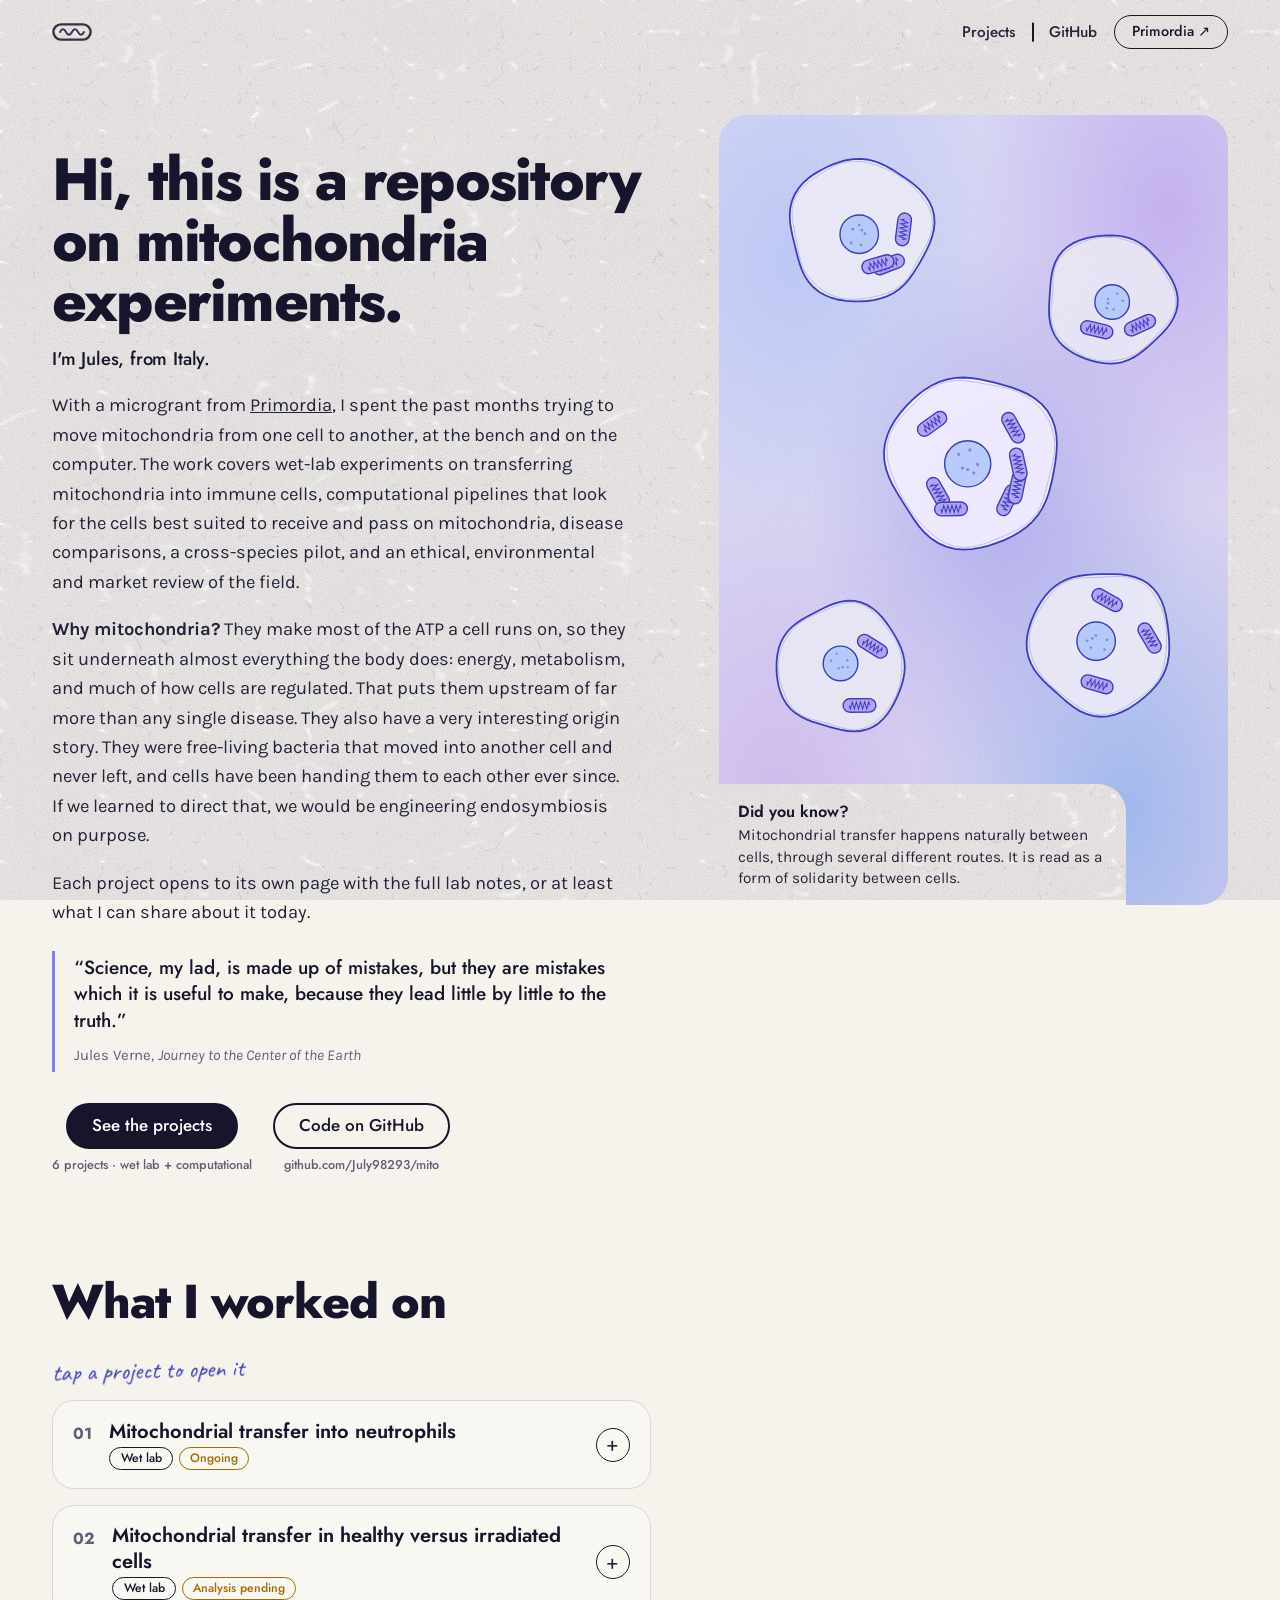
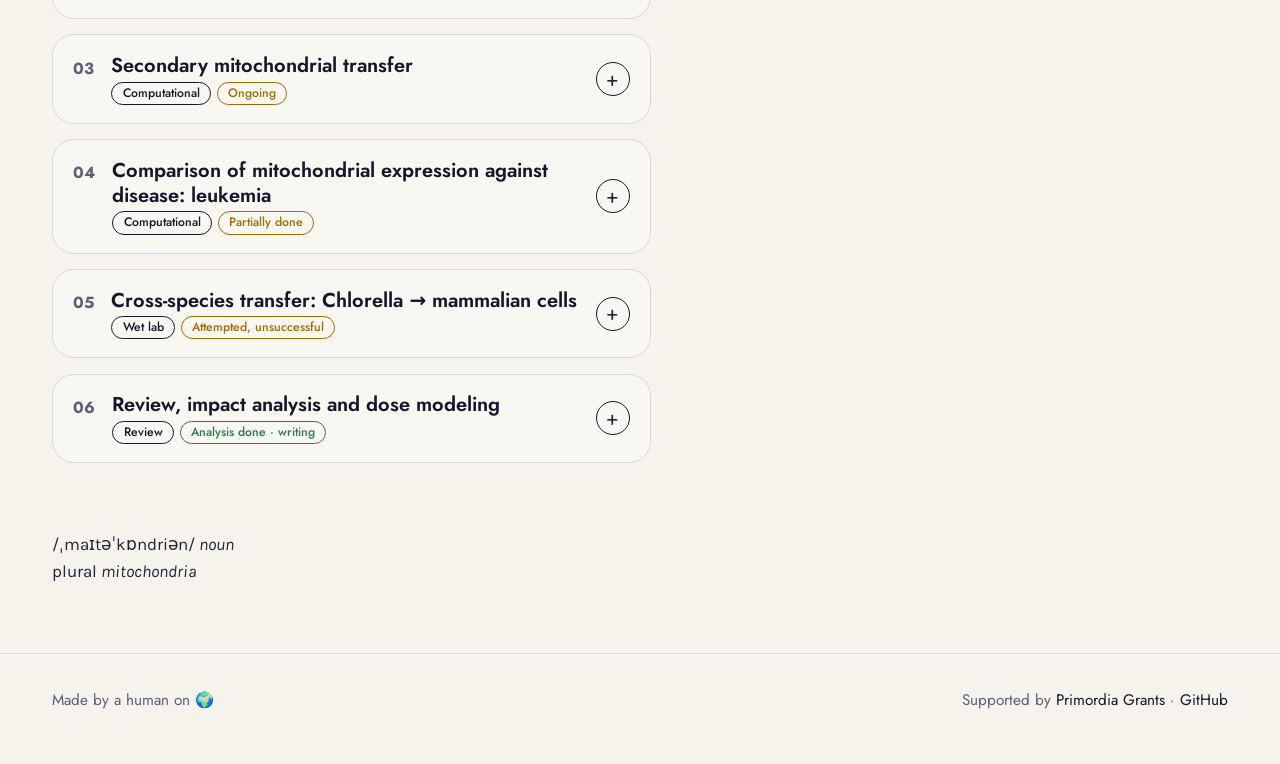
<file: index.html>
<!doctype html>
<html lang="en">
<head>
  <meta charset="utf-8">
  <meta name="viewport" content="width=device-width, initial-scale=1">
  <title>Mitochondria · Jules</title>
  <meta name="description" content="Jules's repository of work on mitochondria, supported by a Primordia microgrant.">
  <link rel="stylesheet" href="assets/css/style.css">
</head>
<body>

<header class="nav">
  <div class="wrap">
    <a class="brand" href="index.html" aria-label="Home"><svg viewBox="0 0 40 18" width="40" height="18" aria-hidden="true"><rect x="1.4" y="1.4" width="37.2" height="15.2" rx="7.6" fill="none" stroke="currentColor" stroke-width="2.4"/><path d="M 8,9 Q 11,3.6 14,9 T 20,9 T 26,9 T 32,9" fill="none" stroke="currentColor" stroke-width="2" stroke-linecap="round"/></svg></a>
    <nav class="nav-links">
      <a href="#projects">Projects</a>
      <a href="https://github.com/July98293/mito">GitHub</a>
      <a class="pill small" href="https://primordiagrants.com">Primordia ↗</a>
    </nav>
  </div>
</header>

<main class="wrap">
  <div class="home">

    <section class="intro">
      <h1 class="hello">Hi, this is a repository on mitochondria experiments.</h1>
      <p class="lede">I'm Jules, from Italy.</p>
      <p>With a microgrant from <a href="https://primordiagrants.com">Primordia</a>, I spent the past months trying to move
      mitochondria from one cell to another, at the bench and on the computer. The work covers wet-lab experiments on
      transferring mitochondria into immune cells, computational pipelines that look for the cells best suited to receive
      and pass on mitochondria, disease comparisons, a cross-species pilot, and an ethical, environmental and market review
      of the field.</p>
      <p><strong>Why mitochondria?</strong> They make most of the ATP a cell runs on, so they sit underneath
      almost everything the body does: energy, metabolism, and much of how cells are regulated. That puts them
      upstream of far more than any single disease. They also have a very interesting origin story. They were
      free-living bacteria that moved into another cell and never left, and cells have been handing them to each
      other ever since. If we learned to direct that, we would be engineering endosymbiosis on purpose.</p>
      <p>Each project opens to its own page with the full lab notes, or at least what I can share about it today.</p>
      <blockquote class="quote">
        <p>“Science, my lad, is made up of mistakes, but they are mistakes which it is useful to make, because they lead little by little to the truth.”</p>
        <cite>Jules Verne, <i>Journey to the Center of the Earth</i></cite>
      </blockquote>
      <div class="cta">
        <div><a class="pill dark" href="#projects">See the projects</a><small>6 projects · wet lab + computational</small></div>
        <div><a class="pill" href="https://github.com/July98293/mito">Code on GitHub</a><small>github.com/July98293/mito</small></div>
      </div>
    </section>



    <aside class="anim-col" aria-label="Animation of cells exchanging mitochondria">
      <div class="anim-panel grain">
        <canvas id="mito-canvas" role="img" aria-label="Cells passing mitochondria to each other through nanotubes and vesicles"></canvas>
        <div class="anim-caption">
          <b>Did you know?</b>
          Mitochondrial transfer happens naturally between cells, through several different routes. It is read as a
          form of solidarity between cells.
        </div>
      </div>
    </aside>

    <section class="list" id="projects">
      <h2 class="big">What I worked on</h2>
      <span class="note">tap a project to open it</span>
      <div class="cards">

        <details class="card">
          <summary>
            <span class="num">01</span><span class="ttl">Mitochondrial transfer into neutrophils</span><span class="plus">+</span>
            <span class="tags"><span class="tag">Wet lab</span><span class="tag ongoing">Ongoing</span></span>
          </summary>
          <div class="inner">
            <p>Transferring mitochondria into granulocytes. Uptake stayed low and the mitochondria lost activity after about
            20 minutes. That pointed to a different approach: keep mitochondria in blood and stabilise them there.</p>
            <a class="pill dark small" href="projects/neutrophil_transfer/">Open project →</a>
          </div>
        </details>

        <details class="card">
          <summary>
            <span class="num">02</span><span class="ttl">Mitochondrial transfer in healthy versus irradiated cells</span><span class="plus">+</span>
            <span class="tags"><span class="tag">Wet lab</span><span class="tag ongoing">Analysis pending</span></span>
          </summary>
          <div class="inner">
            <p>Mitochondria from BJ fibroblasts delivered to blood cells from a healthy and an irradiated arm, across two
            targeting antibodies and two controls. Run on 26 September 2026, readouts still to be analysed.</p>
            <a class="pill dark small" href="projects/healthy_vs_irradiated/">Open project →</a>
          </div>
        </details>

        <details class="card">
          <summary>
            <span class="num">03</span><span class="ttl">Secondary mitochondrial transfer</span><span class="plus">+</span>
            <span class="tags"><span class="tag">Computational</span><span class="tag ongoing">Ongoing</span></span>
          </summary>
          <div class="inner">
            <p>Using cells as carriers for mitochondria. A single-cell pipeline across the immune system to find which cells
            are best at receiving, carrying and donating mitochondria. Still ongoing.</p>
            <a class="pill dark small" href="projects/secondary_transfer/">Open project →</a>
          </div>
        </details>

        <details class="card">
          <summary>
            <span class="num">04</span><span class="ttl">Comparison of mitochondrial expression against disease: leukemia</span><span class="plus">+</span>
            <span class="tags"><span class="tag">Computational</span><span class="tag ongoing">Partially done</span></span>
          </summary>
          <div class="inner">
            <p>How mitochondrial gene expression changes between people with acute myeloid leukemia and healthy donors, one
            cell type at a time. The first of several diseases through the same pipeline.</p>
            <a class="pill dark small" href="projects/leukemia/">Open project →</a>
          </div>
        </details>

        <details class="card">
          <summary>
            <span class="num">05</span><span class="ttl">Cross-species transfer: Chlorella → mammalian cells</span><span class="plus">+</span>
            <span class="tags"><span class="tag">Wet lab</span><span class="tag ongoing">Attempted, unsuccessful</span></span>
          </summary>
          <div class="inner">
            <p>Can mitochondria from a photosynthetic alga be accepted by mammalian cells? Isolation by differential
            centrifugation did not yield a usable preparation. A density gradient is the next attempt.</p>
            <a class="pill dark small" href="projects/chlorella/">Open project →</a>
          </div>
        </details>

        <details class="card">
          <summary>
            <span class="num">06</span><span class="ttl">Review, impact analysis and dose modeling</span><span class="plus">+</span>
            <span class="tags"><span class="tag">Review</span><span class="tag done">Analysis done · writing</span></span>
          </summary>
          <div class="inner">
            <p>The first combined ethical, environmental and market assessment of mitochondrial transfer, a dose-modeling
            proposal, and a case for revisiting mitochondrial transfer in IVF.</p>
            <a class="pill dark small" href="projects/impact_review/">Open project →</a>
          </div>
        </details>

      </div>
        </details>

      </div>
        <div class="ipa">/ˌmaɪtəˈkɒndriən/ <i>noun</i></div>
        <div class="plural">plural <i>mitochondria</i></div>
      </div>
    </section>

  </div>
</main>

<footer class="foot">
  <div class="wrap">
    <span>Made by a human on 🌍</span>
    <span>Supported by <a href="https://primordiagrants.com">Primordia Grants</a> · <a href="https://github.com/July98293/mito">GitHub</a></span>
  </div>
</footer>

<script src="assets/js/mito_anim.js"></script>
</body>
</html>
</file>
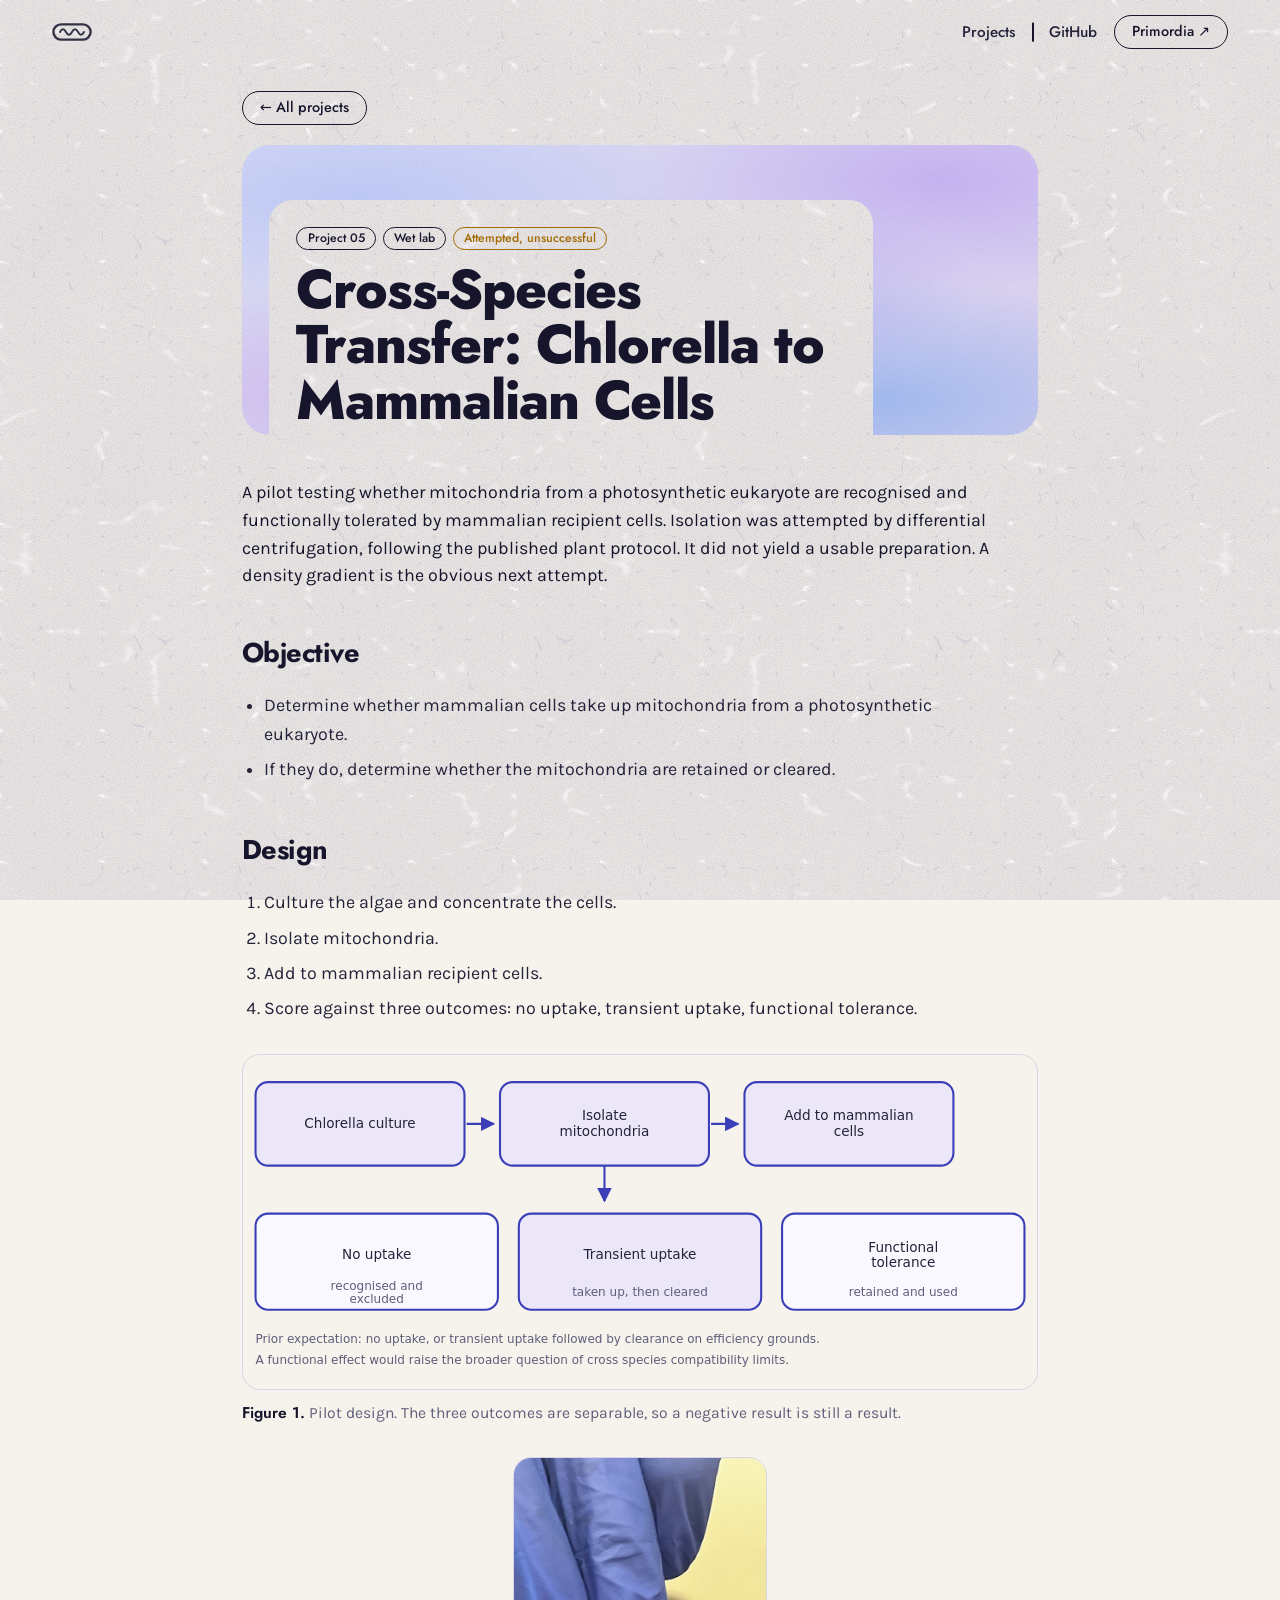
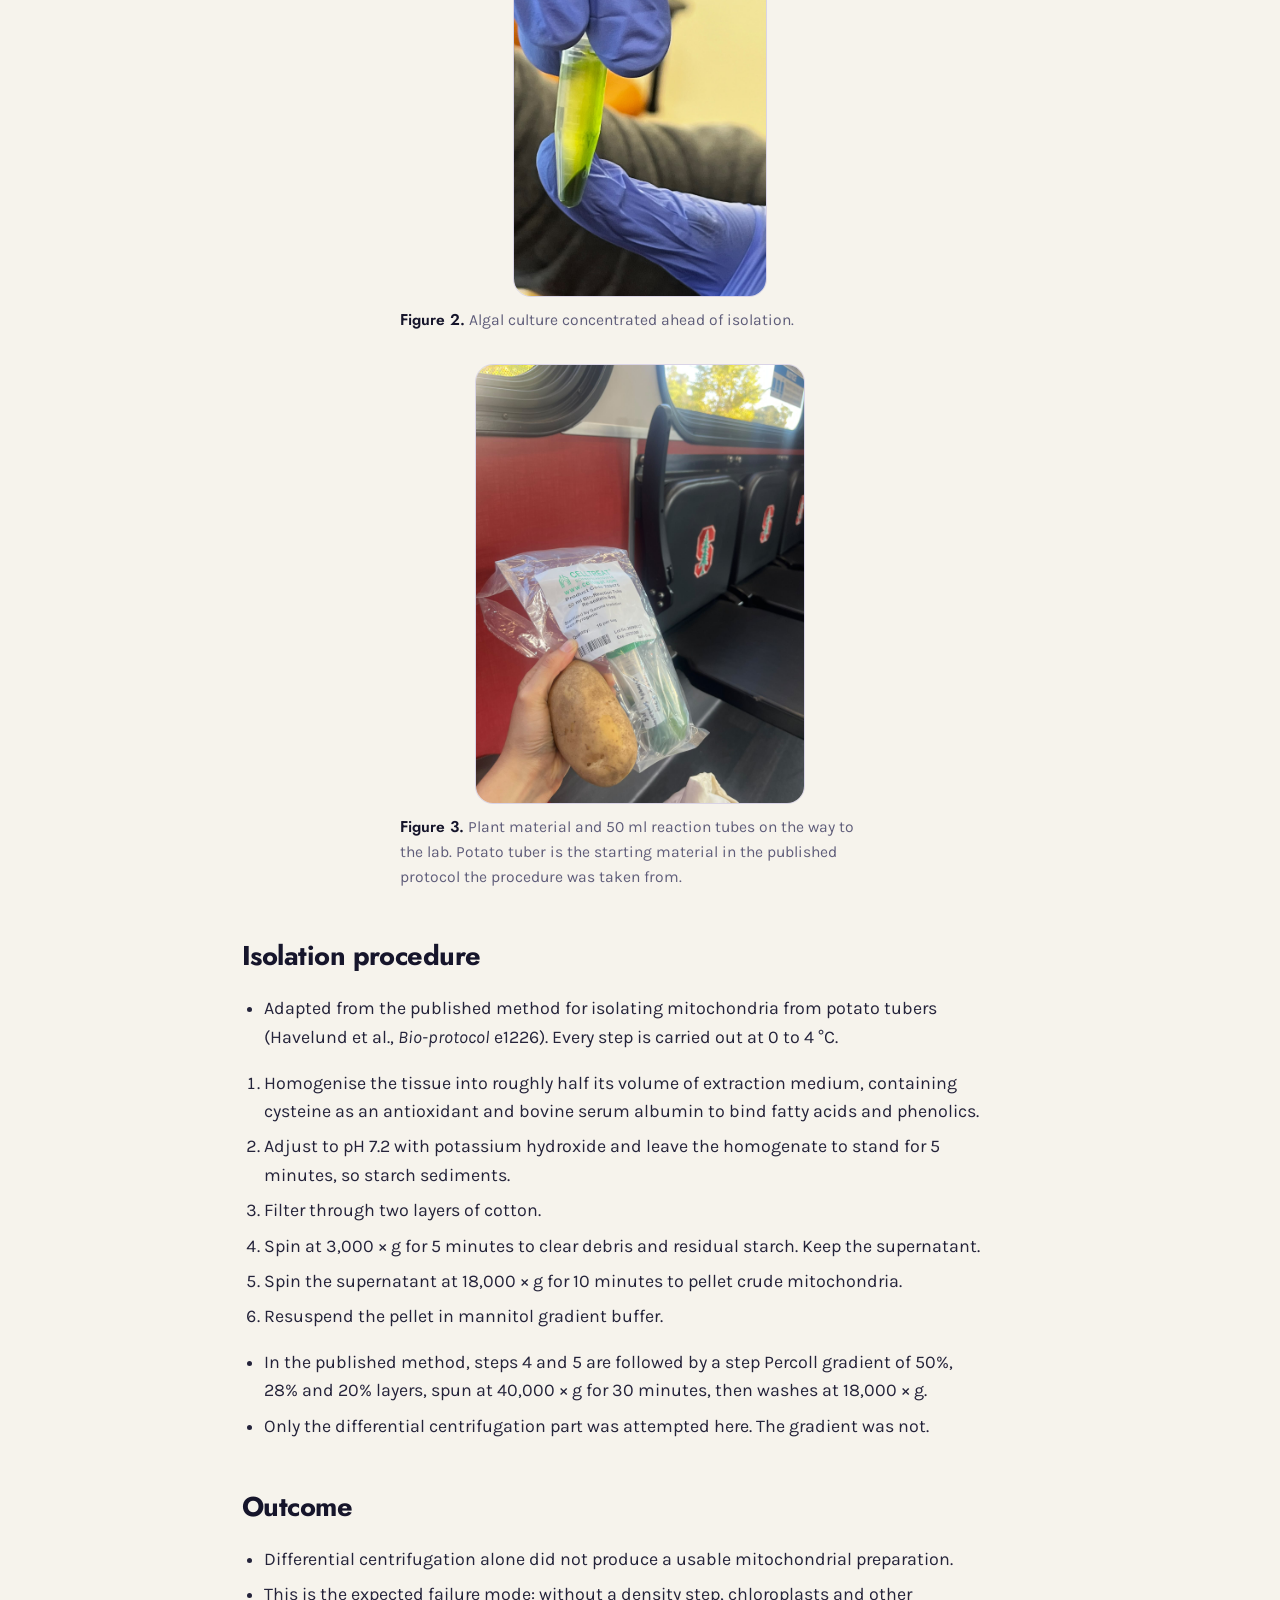
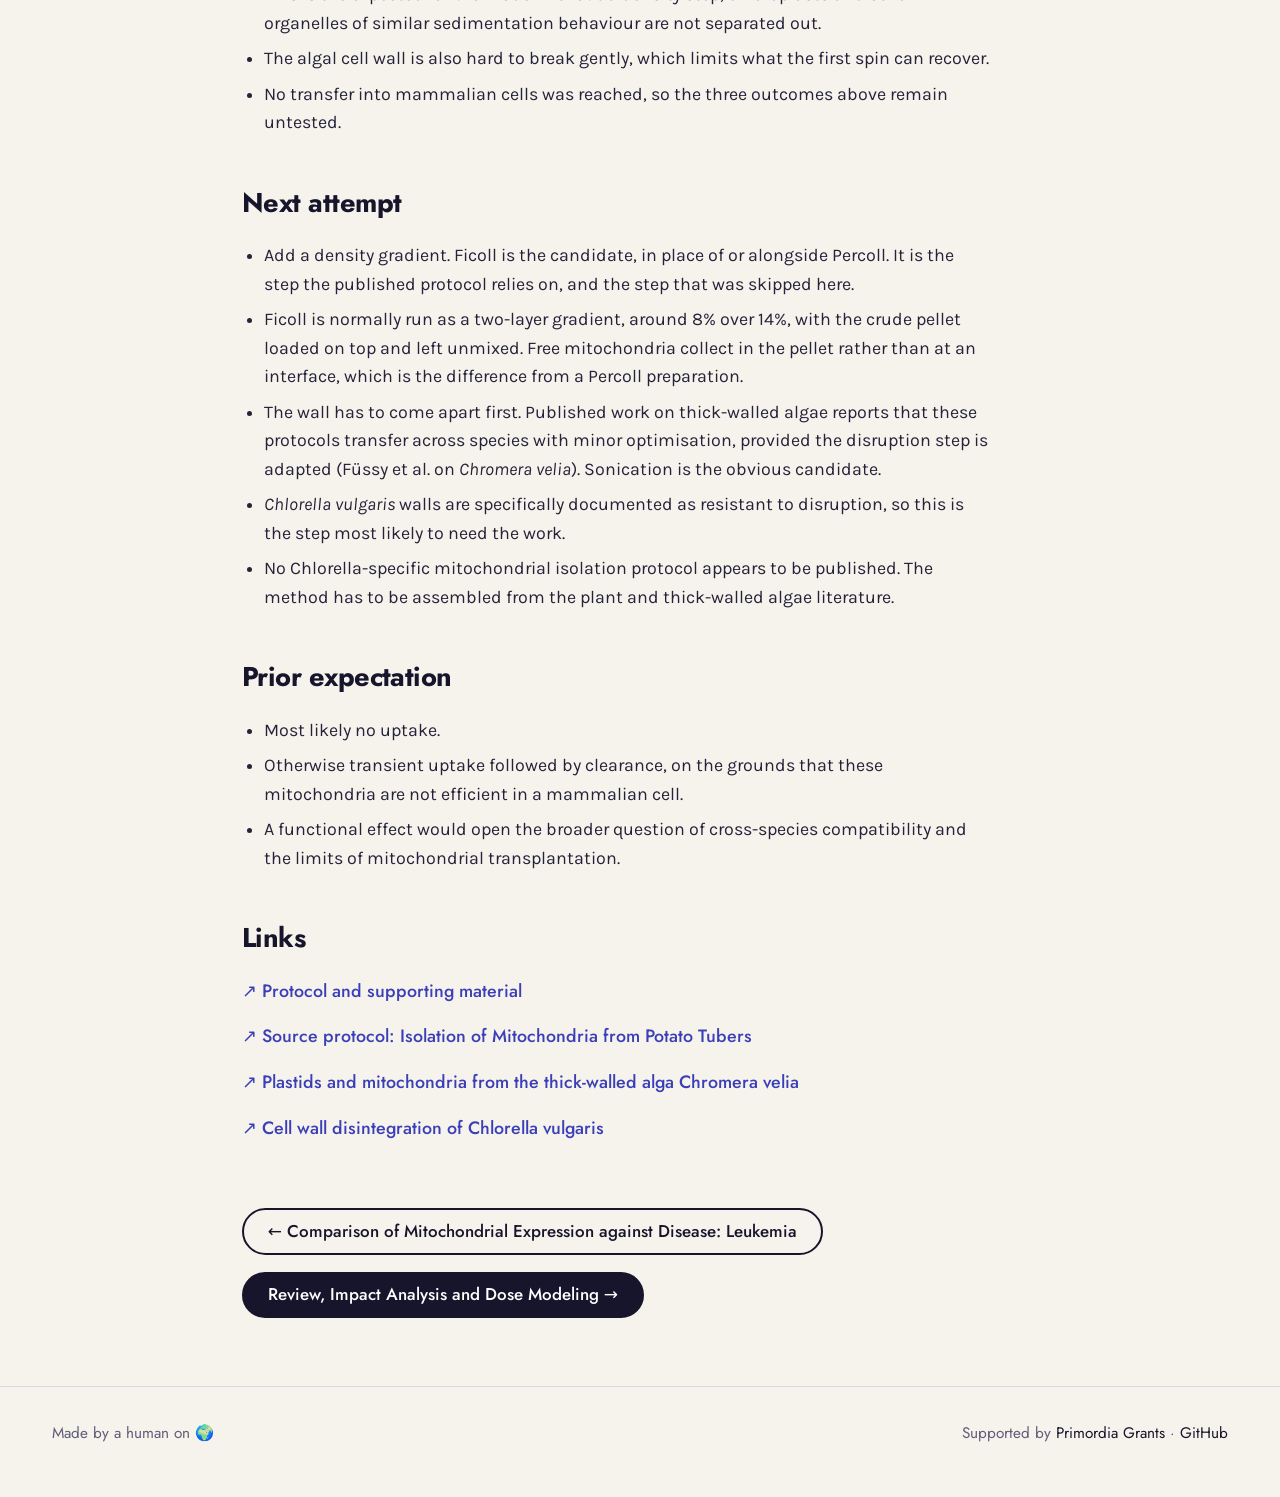
<file: projects/chlorella/index.html>
<!doctype html>
<html lang="en">
<head>
  <meta charset="utf-8">
  <meta name="viewport" content="width=device-width, initial-scale=1">
  <title>Cross-Species Transfer: Chlorella to Mammalian Cells &middot; Mitochondria</title>
  <link rel="stylesheet" href="../../assets/css/style.css">
</head>
<body>
<header class="nav">
  <div class="wrap">
    <a class="brand" href="../../index.html" aria-label="Home"><svg viewBox="0 0 40 18" width="40" height="18" aria-hidden="true"><rect x="1.4" y="1.4" width="37.2" height="15.2" rx="7.6" fill="none" stroke="currentColor" stroke-width="2.4"/><path d="M 8,9 Q 11,3.6 14,9 T 20,9 T 26,9 T 32,9" fill="none" stroke="currentColor" stroke-width="2" stroke-linecap="round"/></svg></a>
    <nav class="nav-links">
      <a href="../../index.html#projects">Projects</a>
      <a href="https://github.com/July98293/mito">GitHub</a>
      <a class="pill small" href="https://primordiagrants.com">Primordia &#8599;</a>
    </nav>
  </div>
</header>

<main class="wrap narrow">
  <div class="back-row"><a class="pill small" href="../../index.html#projects">&larr; All projects</a></div>

  <section class="p-hero grain">
    <div class="sheet">
      <div class="tags"><span class="tag">Project 05</span><span class="tag">Wet lab</span><span class="tag ongoing">Attempted, unsuccessful</span></div>
      <h1>Cross-Species Transfer: Chlorella to Mammalian Cells</h1>
    </div>
  </section>

  <article class="article">
  <p class="lead">A pilot testing whether mitochondria from a photosynthetic eukaryote are recognised and functionally tolerated by mammalian recipient cells. Isolation was attempted by differential centrifugation, following the published plant protocol. It did not yield a usable preparation. A density gradient is the obvious next attempt.</p>
  <h2>Objective</h2>
  <ul>
    <li>Determine whether mammalian cells take up mitochondria from a photosynthetic eukaryote.</li>
    <li>If they do, determine whether the mitochondria are retained or cleared.</li>
  </ul>
  <h2>Design</h2>
  <ol>
    <li>Culture the algae and concentrate the cells.</li>
    <li>Isolate mitochondria.</li>
    <li>Add to mammalian recipient cells.</li>
    <li>Score against three outcomes: no uptake, transient uptake, functional tolerance.</li>
  </ol>
  <figure>
    <img src="img/f1_design.svg" alt="Three step pilot design with three distinguishable outcomes.">
    <figcaption><b>Figure 1.</b> Pilot design. The three outcomes are separable, so a negative result is still a result.</figcaption>
  </figure>
  <figure>
    <img class="photo" src="../../assets/img/chlorella_culture.jpg" alt="A gloved hand holding a conical tube of dense green algal culture.">
    <figcaption><b>Figure 2.</b> Algal culture concentrated ahead of isolation.</figcaption>
  </figure>
  <figure>
    <img class="photo" src="../../assets/img/plant_material.jpg" alt="A potato tuber held next to a sealed bag of 50 ml bio-reaction tubes containing green material.">
    <figcaption><b>Figure 3.</b> Plant material and 50 ml reaction tubes on the way to the lab. Potato tuber is the starting material in the published protocol the procedure was taken from.</figcaption>
  </figure>
  <h2>Isolation procedure</h2>
  <ul>
    <li>Adapted from the published method for isolating mitochondria from potato tubers (Havelund et al., <i>Bio-protocol</i> e1226). Every step is carried out at 0 to 4 &deg;C.</li>
  </ul>
  <ol>
    <li>Homogenise the tissue into roughly half its volume of extraction medium, containing cysteine as an antioxidant and bovine serum albumin to bind fatty acids and phenolics.</li>
    <li>Adjust to pH 7.2 with potassium hydroxide and leave the homogenate to stand for 5 minutes, so starch sediments.</li>
    <li>Filter through two layers of cotton.</li>
    <li>Spin at 3,000 &times; g for 5 minutes to clear debris and residual starch. Keep the supernatant.</li>
    <li>Spin the supernatant at 18,000 &times; g for 10 minutes to pellet crude mitochondria.</li>
    <li>Resuspend the pellet in mannitol gradient buffer.</li>
  </ol>
  <ul>
    <li>In the published method, steps 4 and 5 are followed by a step Percoll gradient of 50%, 28% and 20% layers, spun at 40,000 &times; g for 30 minutes, then washes at 18,000 &times; g.</li>
    <li>Only the differential centrifugation part was attempted here. The gradient was not.</li>
  </ul>
  <h2>Outcome</h2>
  <ul>
    <li>Differential centrifugation alone did not produce a usable mitochondrial preparation.</li>
    <li>This is the expected failure mode: without a density step, chloroplasts and other organelles of similar sedimentation behaviour are not separated out.</li>
    <li>The algal cell wall is also hard to break gently, which limits what the first spin can recover.</li>
    <li>No transfer into mammalian cells was reached, so the three outcomes above remain untested.</li>
  </ul>
  <h2>Next attempt</h2>
  <ul>
    <li>Add a density gradient. Ficoll is the candidate, in place of or alongside Percoll. It is the step the published protocol relies on, and the step that was skipped here.</li>
    <li>Ficoll is normally run as a two-layer gradient, around 8% over 14%, with the crude pellet loaded on top and left unmixed. Free mitochondria collect in the pellet rather than at an interface, which is the difference from a Percoll preparation.</li>
    <li>The wall has to come apart first. Published work on thick-walled algae reports that these protocols transfer across species with minor optimisation, provided the disruption step is adapted (F&uuml;ssy et al. on <i>Chromera velia</i>). Sonication is the obvious candidate.</li>
    <li><i>Chlorella vulgaris</i> walls are specifically documented as resistant to disruption, so this is the step most likely to need the work.</li>
    <li>No Chlorella-specific mitochondrial isolation protocol appears to be published. The method has to be assembled from the plant and thick-walled algae literature.</li>
  </ul>
  <h2>Prior expectation</h2>
  <ul>
    <li>Most likely no uptake.</li>
    <li>Otherwise transient uptake followed by clearance, on the grounds that these mitochondria are not efficient in a mammalian cell.</li>
    <li>A functional effect would open the broader question of cross-species compatibility and the limits of mitochondrial transplantation.</li>
  </ul>
  <h2>Links</h2>
  <ul class="links"><li><a href="https://drive.google.com/drive/folders/17nLbYjkUvkEW27cAddLuNI1Nr_VTc1U7">&#8599; Protocol and supporting material</a></li><li><a href="https://bio-protocol.org/e1226">&#8599; Source protocol: Isolation of Mitochondria from Potato Tubers</a></li><li><a href="https://pubmed.ncbi.nlm.nih.gov/31422509">&#8599; Plastids and mitochondria from the thick-walled alga Chromera velia</a></li><li><a href="https://www.ncbi.nlm.nih.gov/pmc/articles/PMC8759652/">&#8599; Cell wall disintegration of Chlorella vulgaris</a></li></ul>
  <div class="next-prev"><a class="pill" href="../leukemia/">&larr; Comparison of Mitochondrial Expression against Disease: Leukemia</a><a class="pill dark" href="../impact_review/">Review, Impact Analysis and Dose Modeling &rarr;</a></div>
  </article>
</main>

<footer class="foot">
  <div class="wrap">
    <span>Made by a human on 🌍</span>
    <span>Supported by <a href="https://primordiagrants.com">Primordia Grants</a> &middot; <a href="https://github.com/July98293/mito">GitHub</a></span>
  </div>
</footer>
</body>
</html>
</file>
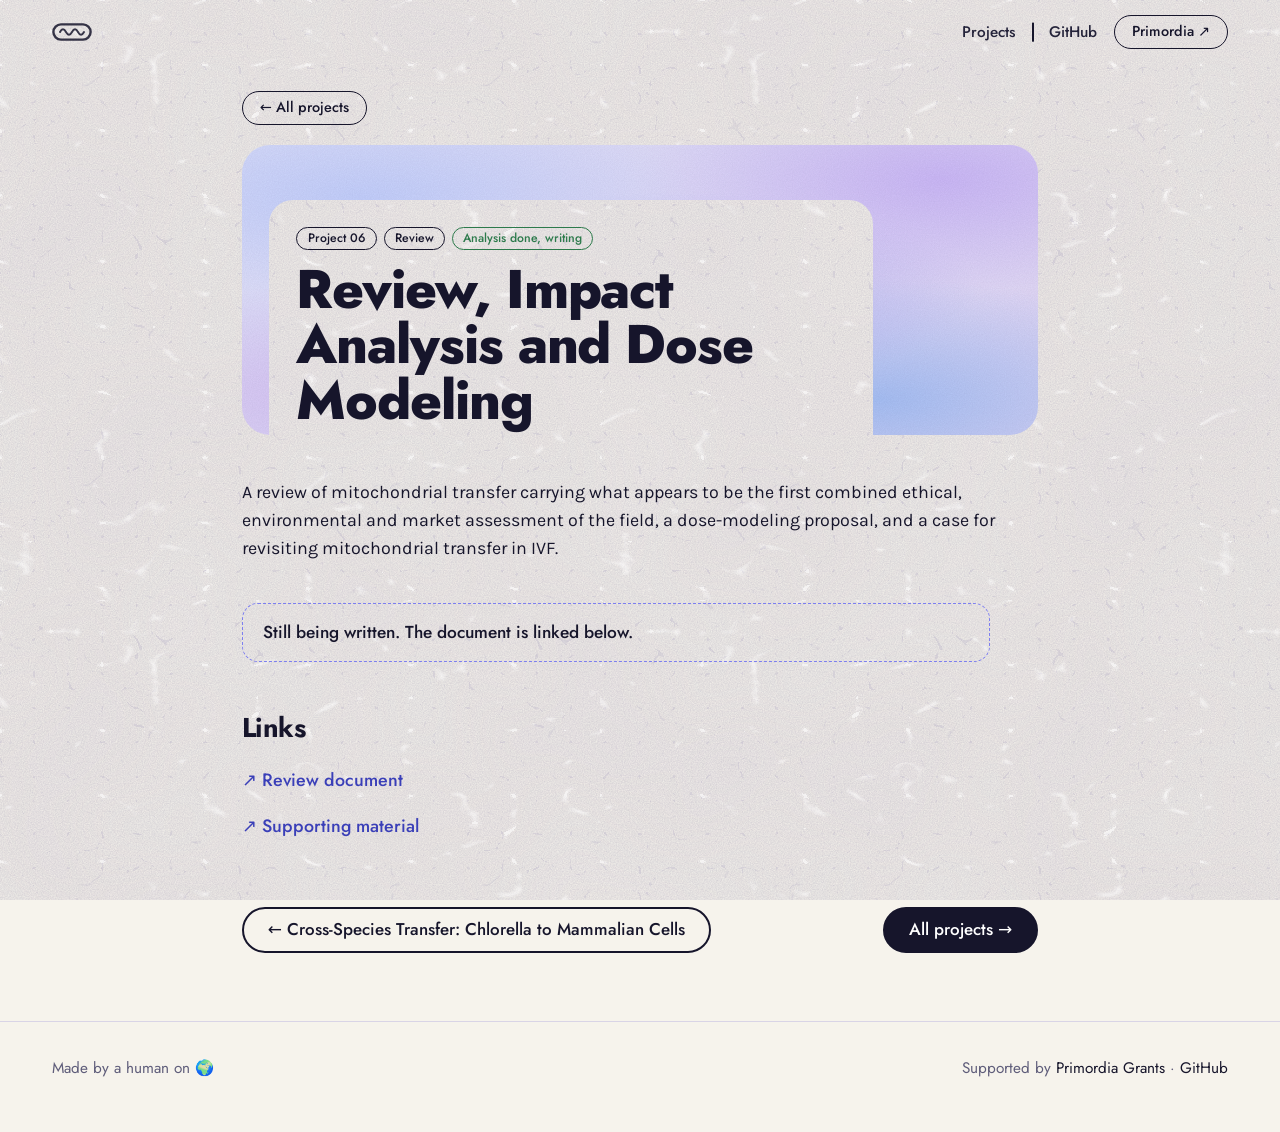
<file: projects/impact_review/index.html>
<!doctype html>
<html lang="en">
<head>
  <meta charset="utf-8">
  <meta name="viewport" content="width=device-width, initial-scale=1">
  <title>Review, Impact Analysis and Dose Modeling &middot; Mitochondria</title>
  <link rel="stylesheet" href="../../assets/css/style.css">
</head>
<body>
<header class="nav">
  <div class="wrap">
    <a class="brand" href="../../index.html" aria-label="Home"><svg viewBox="0 0 40 18" width="40" height="18" aria-hidden="true"><rect x="1.4" y="1.4" width="37.2" height="15.2" rx="7.6" fill="none" stroke="currentColor" stroke-width="2.4"/><path d="M 8,9 Q 11,3.6 14,9 T 20,9 T 26,9 T 32,9" fill="none" stroke="currentColor" stroke-width="2" stroke-linecap="round"/></svg></a>
    <nav class="nav-links">
      <a href="../../index.html#projects">Projects</a>
      <a href="https://github.com/July98293/mito">GitHub</a>
      <a class="pill small" href="https://primordiagrants.com">Primordia &#8599;</a>
    </nav>
  </div>
</header>

<main class="wrap narrow">
  <div class="back-row"><a class="pill small" href="../../index.html#projects">&larr; All projects</a></div>

  <section class="p-hero grain">
    <div class="sheet">
      <div class="tags"><span class="tag">Project 06</span><span class="tag">Review</span><span class="tag done">Analysis done, writing</span></div>
      <h1>Review, Impact Analysis and Dose Modeling</h1>
    </div>
  </section>

  <article class="article">
  <p class="lead">A review of mitochondrial transfer carrying what appears to be the first combined ethical, environmental and market assessment of the field, a dose-modeling proposal, and a case for revisiting mitochondrial transfer in IVF.</p>
  <p class="banner">Still being written. The document is linked below.</p>
  <h2>Links</h2>
  <ul class="links"><li><a href="https://docs.google.com/document/d/1kj4KnFPToj63mUdTQlj4Y36CZ2tQBBy-ZaOkEYCL3Wo/edit?tab=t.0">&#8599; Review document</a></li><li><a href="https://drive.google.com/drive/folders/17nLbYjkUvkEW27cAddLuNI1Nr_VTc1U7">&#8599; Supporting material</a></li></ul>
  <div class="next-prev"><a class="pill" href="../chlorella/">&larr; Cross-Species Transfer: Chlorella to Mammalian Cells</a><a class="pill dark" href="../../index.html#projects">All projects &rarr;</a></div>
  </article>
</main>

<footer class="foot">
  <div class="wrap">
    <span>Made by a human on 🌍</span>
    <span>Supported by <a href="https://primordiagrants.com">Primordia Grants</a> &middot; <a href="https://github.com/July98293/mito">GitHub</a></span>
  </div>
</footer>
</body>
</html>
</file>
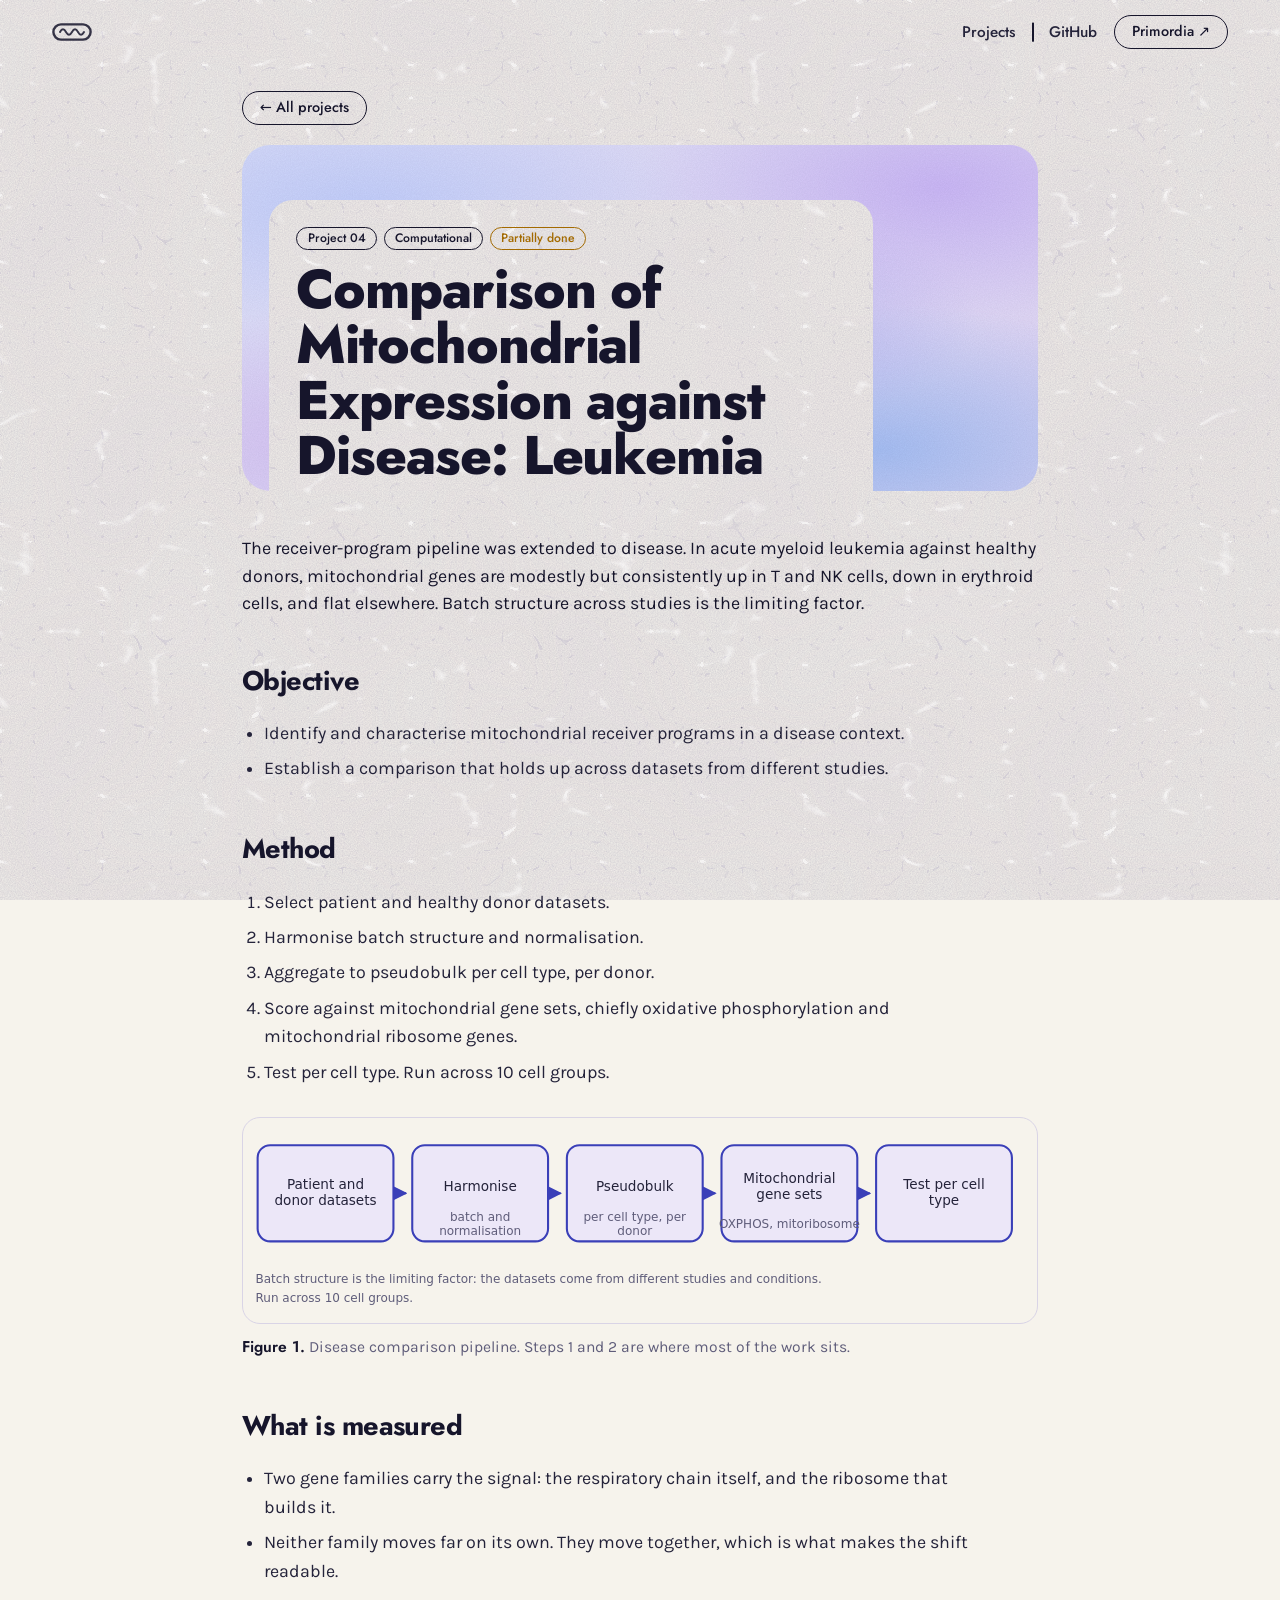
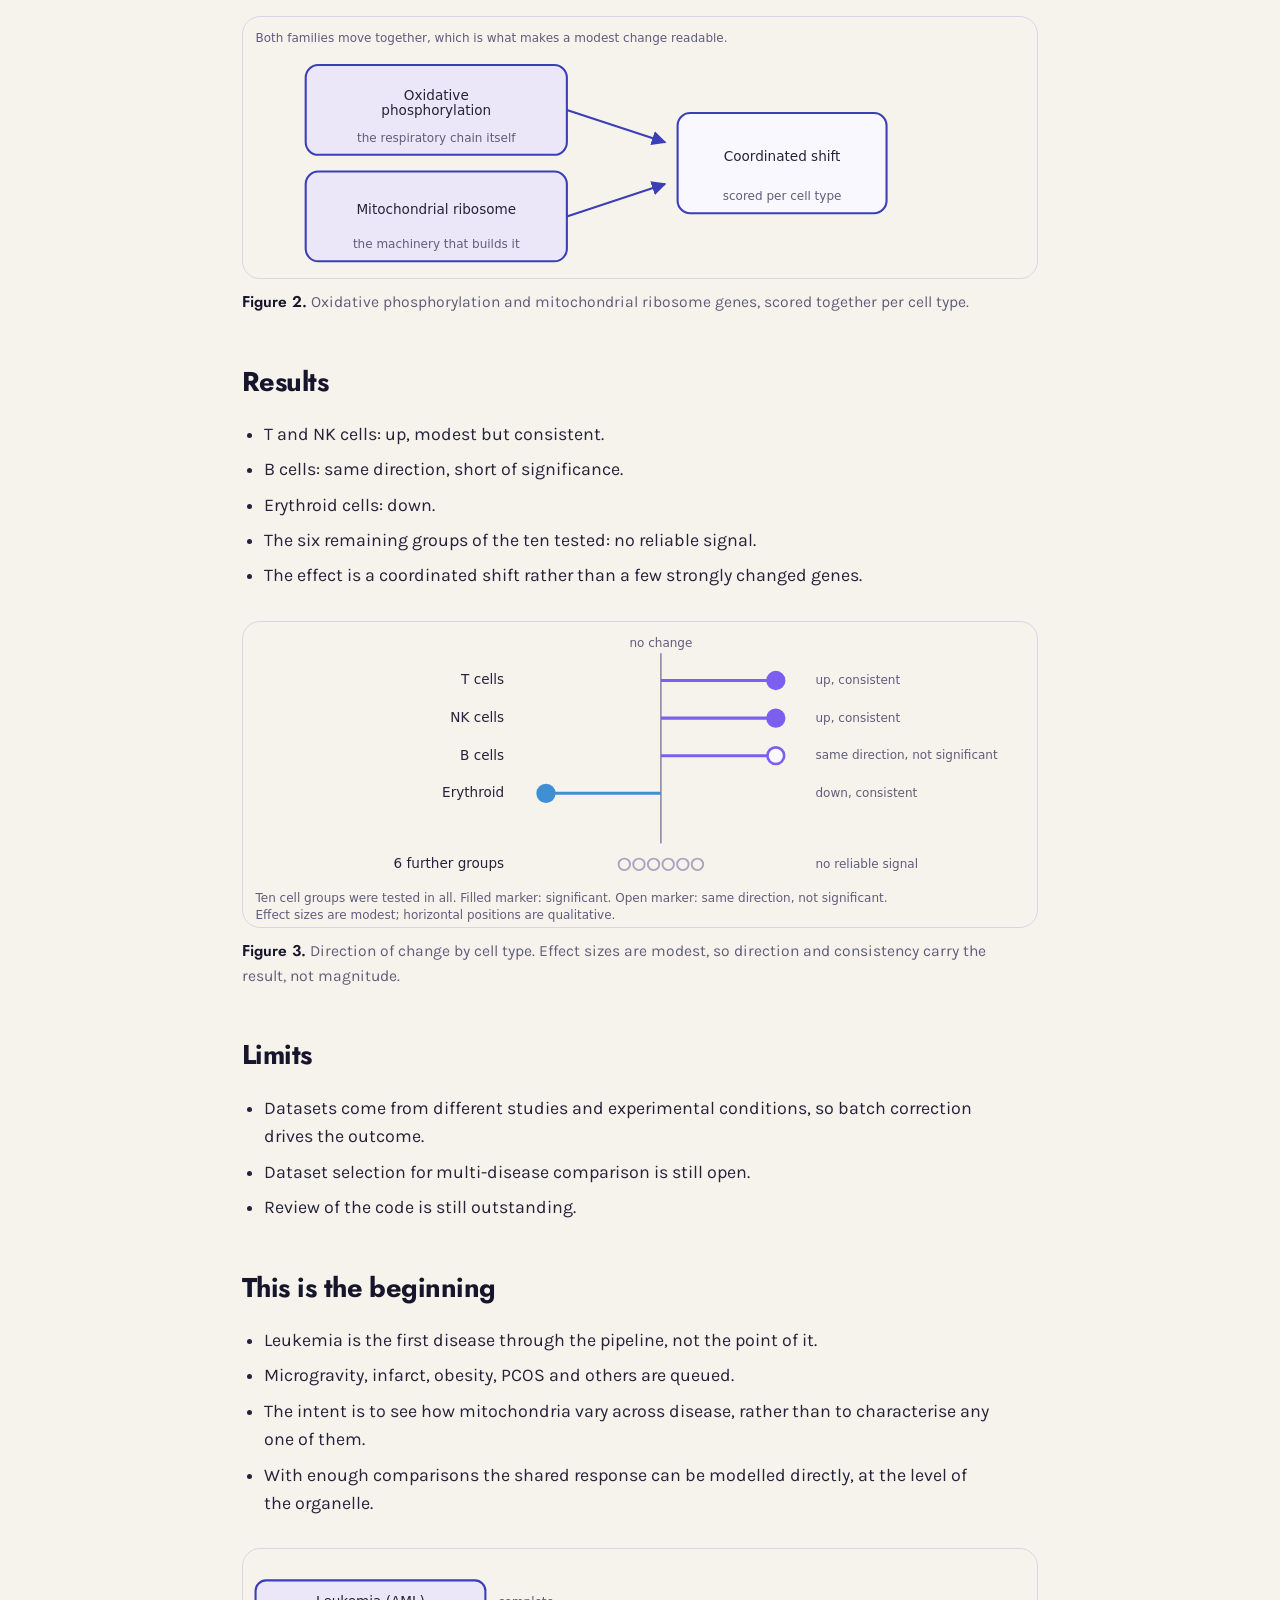
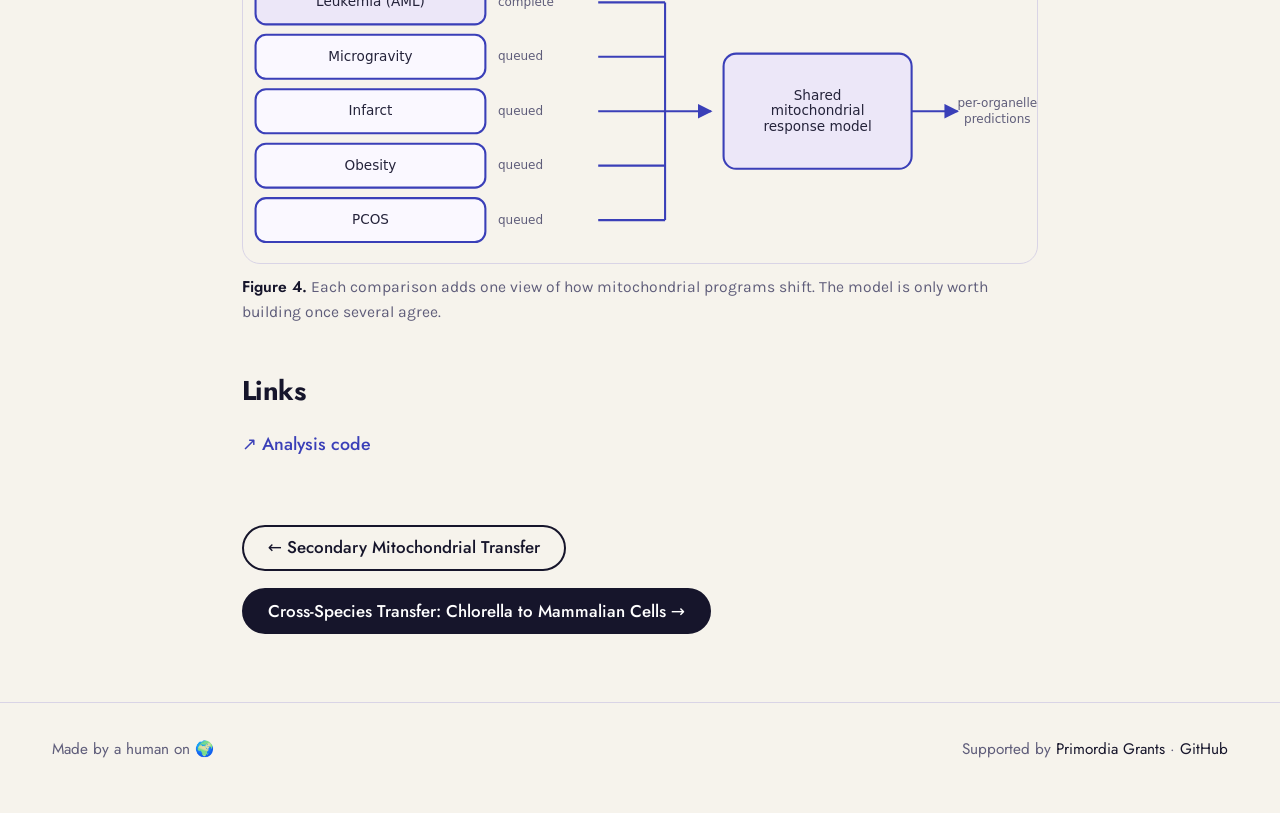
<file: projects/leukemia/index.html>
<!doctype html>
<html lang="en">
<head>
  <meta charset="utf-8">
  <meta name="viewport" content="width=device-width, initial-scale=1">
  <title>Comparison of Mitochondrial Expression against Disease: Leukemia &middot; Mitochondria</title>
  <link rel="stylesheet" href="../../assets/css/style.css">
</head>
<body>
<header class="nav">
  <div class="wrap">
    <a class="brand" href="../../index.html" aria-label="Home"><svg viewBox="0 0 40 18" width="40" height="18" aria-hidden="true"><rect x="1.4" y="1.4" width="37.2" height="15.2" rx="7.6" fill="none" stroke="currentColor" stroke-width="2.4"/><path d="M 8,9 Q 11,3.6 14,9 T 20,9 T 26,9 T 32,9" fill="none" stroke="currentColor" stroke-width="2" stroke-linecap="round"/></svg></a>
    <nav class="nav-links">
      <a href="../../index.html#projects">Projects</a>
      <a href="https://github.com/July98293/mito">GitHub</a>
      <a class="pill small" href="https://primordiagrants.com">Primordia &#8599;</a>
    </nav>
  </div>
</header>

<main class="wrap narrow">
  <div class="back-row"><a class="pill small" href="../../index.html#projects">&larr; All projects</a></div>

  <section class="p-hero grain">
    <div class="sheet">
      <div class="tags"><span class="tag">Project 04</span><span class="tag">Computational</span><span class="tag ongoing">Partially done</span></div>
      <h1>Comparison of Mitochondrial Expression against Disease: Leukemia</h1>
    </div>
  </section>

  <article class="article">
  <p class="lead">The receiver-program pipeline was extended to disease. In acute myeloid leukemia against healthy donors, mitochondrial genes are modestly but consistently up in T and NK cells, down in erythroid cells, and flat elsewhere. Batch structure across studies is the limiting factor.</p>
  <h2>Objective</h2>
  <ul>
    <li>Identify and characterise mitochondrial receiver programs in a disease context.</li>
    <li>Establish a comparison that holds up across datasets from different studies.</li>
  </ul>
  <h2>Method</h2>
  <ol>
    <li>Select patient and healthy donor datasets.</li>
    <li>Harmonise batch structure and normalisation.</li>
    <li>Aggregate to pseudobulk per cell type, per donor.</li>
    <li>Score against mitochondrial gene sets, chiefly oxidative phosphorylation and mitochondrial ribosome genes.</li>
    <li>Test per cell type. Run across 10 cell groups.</li>
  </ol>
  <figure>
    <img src="img/f1_pipeline.svg" alt="Five stage disease comparison pipeline.">
    <figcaption><b>Figure 1.</b> Disease comparison pipeline. Steps 1 and 2 are where most of the work sits.</figcaption>
  </figure>
  <h2>What is measured</h2>
  <ul>
    <li>Two gene families carry the signal: the respiratory chain itself, and the ribosome that builds it.</li>
    <li>Neither family moves far on its own. They move together, which is what makes the shift readable.</li>
  </ul>
  <figure>
    <img src="img/f3_genesets.svg" alt="The two mitochondrial gene families feeding the per cell type score.">
    <figcaption><b>Figure 2.</b> Oxidative phosphorylation and mitochondrial ribosome genes, scored together per cell type.</figcaption>
  </figure>
  <h2>Results</h2>
  <ul>
    <li>T and NK cells: up, modest but consistent.</li>
    <li>B cells: same direction, short of significance.</li>
    <li>Erythroid cells: down.</li>
    <li>The six remaining groups of the ten tested: no reliable signal.</li>
    <li>The effect is a coordinated shift rather than a few strongly changed genes.</li>
  </ul>
  <figure>
    <img src="img/f2_direction.svg" alt="Direction of change by cell type in AML against healthy donors, across ten cell groups.">
    <figcaption><b>Figure 3.</b> Direction of change by cell type. Effect sizes are modest, so direction and consistency carry the result, not magnitude.</figcaption>
  </figure>
  <h2>Limits</h2>
  <ul>
    <li>Datasets come from different studies and experimental conditions, so batch correction drives the outcome.</li>
    <li>Dataset selection for multi-disease comparison is still open.</li>
    <li>Review of the code is still outstanding.</li>
  </ul>
  <h2>This is the beginning</h2>
  <ul>
    <li>Leukemia is the first disease through the pipeline, not the point of it.</li>
    <li>Microgravity, infarct, obesity, PCOS and others are queued.</li>
    <li>The intent is to see how mitochondria vary across disease, rather than to characterise any one of them.</li>
    <li>With enough comparisons the shared response can be modelled directly, at the level of the organelle.</li>
  </ul>
  <figure>
    <img src="img/f4_roadmap.svg" alt="Completed and queued disease datasets feeding a shared model.">
    <figcaption><b>Figure 4.</b> Each comparison adds one view of how mitochondrial programs shift. The model is only worth building once several agree.</figcaption>
  </figure>
  <h2>Links</h2>
  <ul class="links"><li><a href="https://github.com/July98293/mito">&#8599; Analysis code</a></li></ul>
  <div class="next-prev"><a class="pill" href="../secondary_transfer/">&larr; Secondary Mitochondrial Transfer</a><a class="pill dark" href="../chlorella/">Cross-Species Transfer: Chlorella to Mammalian Cells &rarr;</a></div>
  </article>
</main>

<footer class="foot">
  <div class="wrap">
    <span>Made by a human on 🌍</span>
    <span>Supported by <a href="https://primordiagrants.com">Primordia Grants</a> &middot; <a href="https://github.com/July98293/mito">GitHub</a></span>
  </div>
</footer>
</body>
</html>
</file>
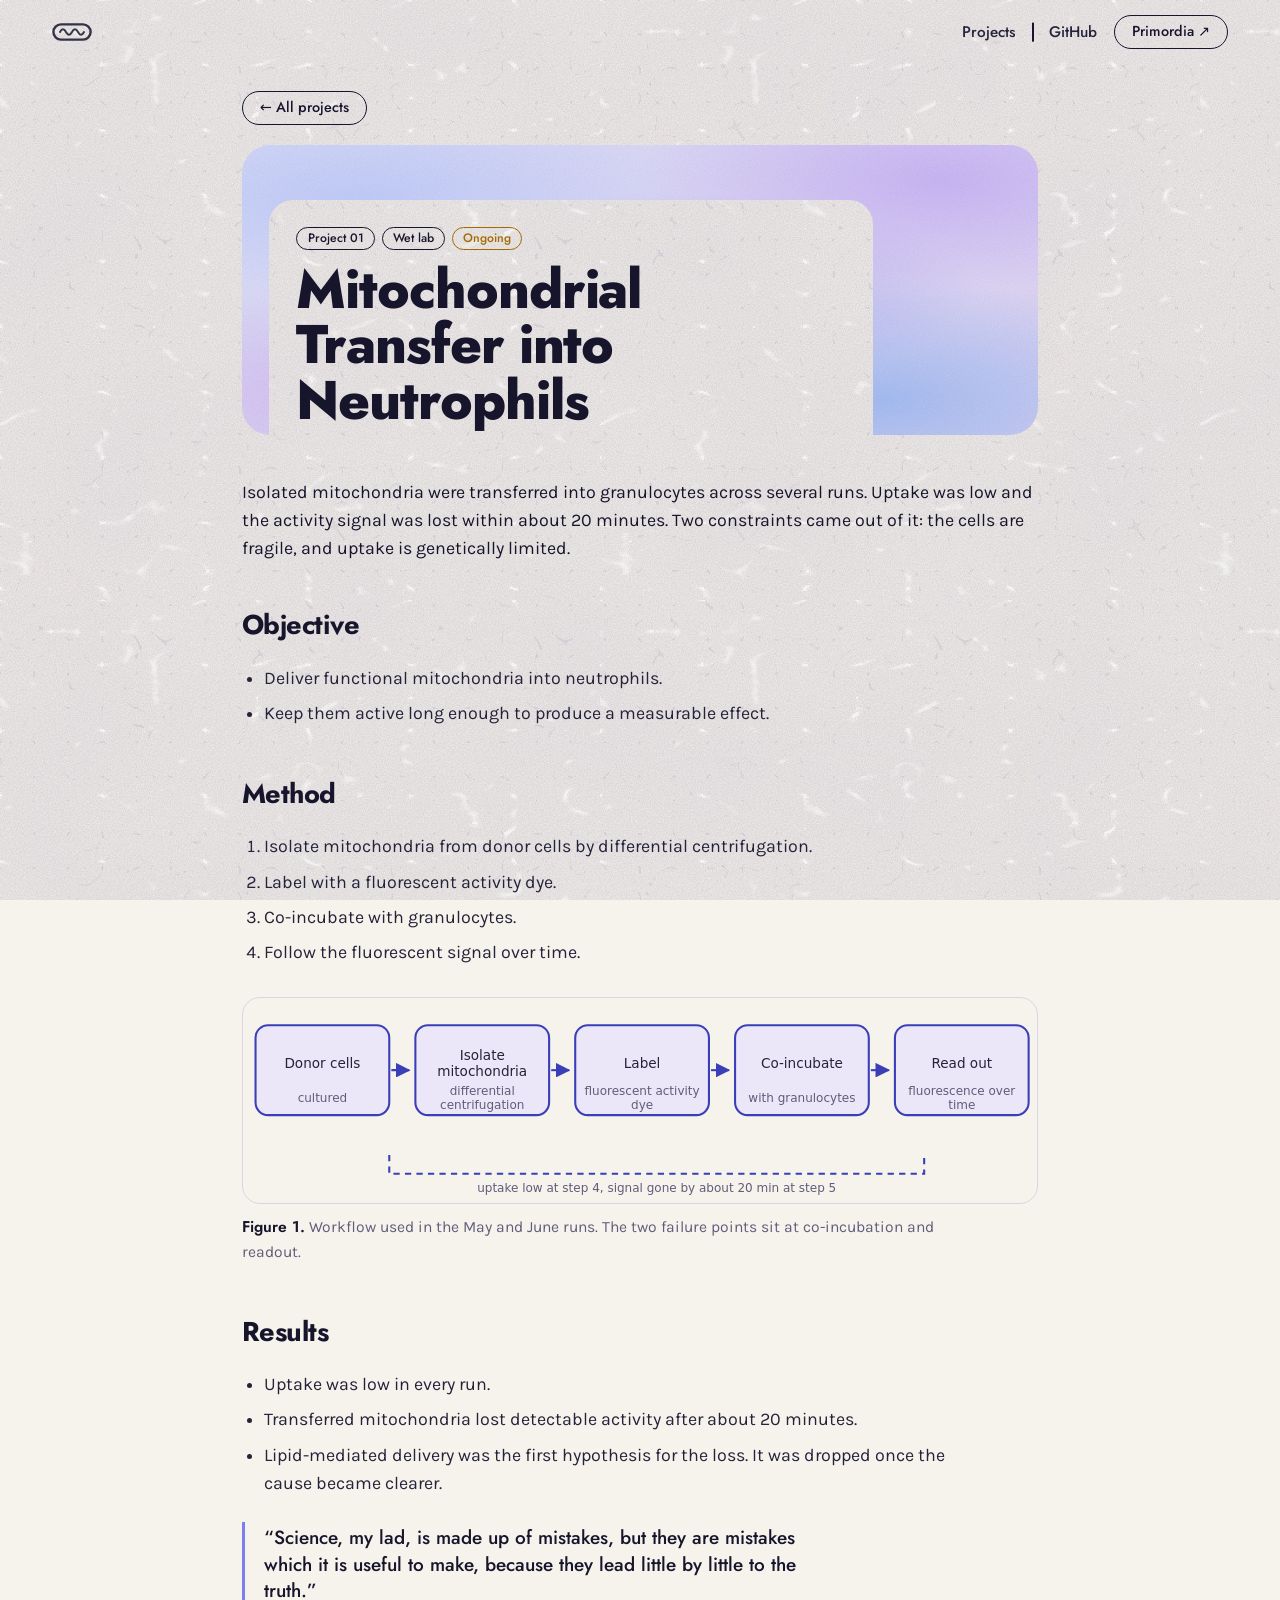
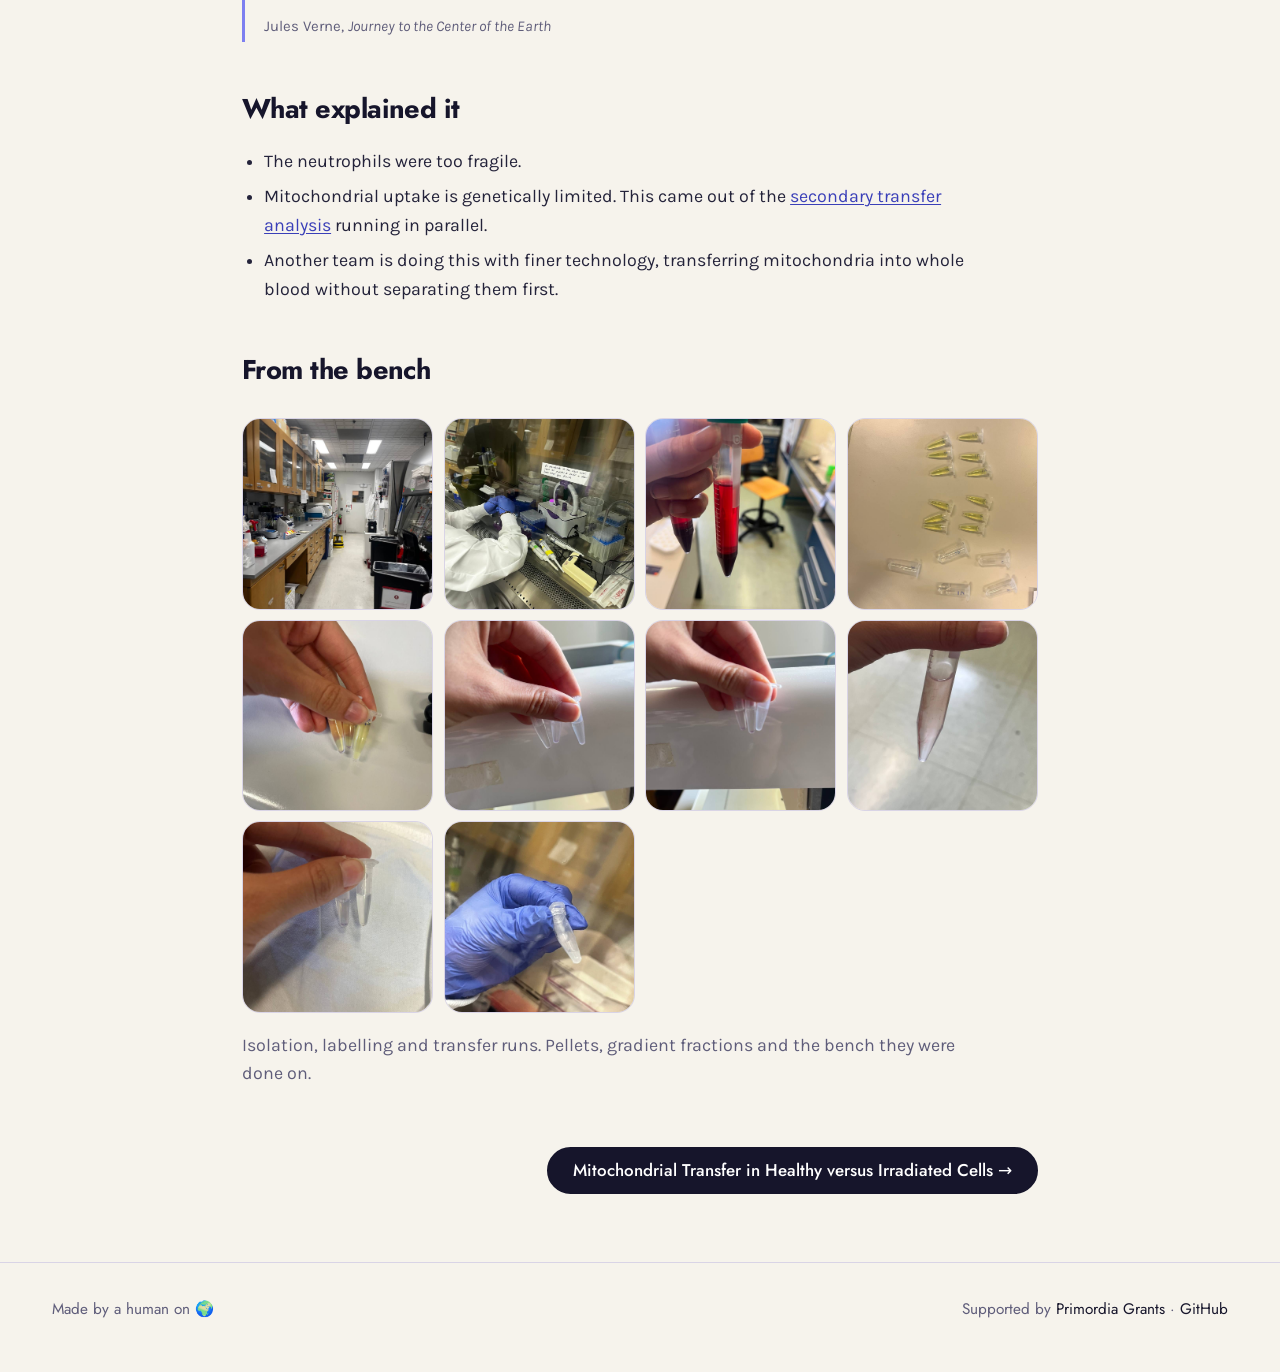
<file: projects/neutrophil_transfer/index.html>
<!doctype html>
<html lang="en">
<head>
  <meta charset="utf-8">
  <meta name="viewport" content="width=device-width, initial-scale=1">
  <title>Mitochondrial Transfer into Neutrophils &middot; Mitochondria</title>
  <link rel="stylesheet" href="../../assets/css/style.css">
</head>
<body>
<header class="nav">
  <div class="wrap">
    <a class="brand" href="../../index.html" aria-label="Home"><svg viewBox="0 0 40 18" width="40" height="18" aria-hidden="true"><rect x="1.4" y="1.4" width="37.2" height="15.2" rx="7.6" fill="none" stroke="currentColor" stroke-width="2.4"/><path d="M 8,9 Q 11,3.6 14,9 T 20,9 T 26,9 T 32,9" fill="none" stroke="currentColor" stroke-width="2" stroke-linecap="round"/></svg></a>
    <nav class="nav-links">
      <a href="../../index.html#projects">Projects</a>
      <a href="https://github.com/July98293/mito">GitHub</a>
      <a class="pill small" href="https://primordiagrants.com">Primordia &#8599;</a>
    </nav>
  </div>
</header>

<main class="wrap narrow">
  <div class="back-row"><a class="pill small" href="../../index.html#projects">&larr; All projects</a></div>

  <section class="p-hero grain">
    <div class="sheet">
      <div class="tags"><span class="tag">Project 01</span><span class="tag">Wet lab</span><span class="tag ongoing">Ongoing</span></div>
      <h1>Mitochondrial Transfer into Neutrophils</h1>
    </div>
  </section>

  <article class="article">
  <p class="lead">Isolated mitochondria were transferred into granulocytes across several runs. Uptake was low and the activity signal was lost within about 20 minutes. Two constraints came out of it: the cells are fragile, and uptake is genetically limited.</p>
  <h2>Objective</h2>
  <ul>
    <li>Deliver functional mitochondria into neutrophils.</li>
    <li>Keep them active long enough to produce a measurable effect.</li>
  </ul>
  <h2>Method</h2>
  <ol>
    <li>Isolate mitochondria from donor cells by differential centrifugation.</li>
    <li>Label with a fluorescent activity dye.</li>
    <li>Co-incubate with granulocytes.</li>
    <li>Follow the fluorescent signal over time.</li>
  </ol>
  <figure>
    <img src="img/f1_workflow.svg" alt="Five step workflow from donor cells to fluorescence readout.">
    <figcaption><b>Figure 1.</b> Workflow used in the May and June runs. The two failure points sit at co-incubation and readout.</figcaption>
  </figure>
  <h2>Results</h2>
  <ul>
    <li>Uptake was low in every run.</li>
    <li>Transferred mitochondria lost detectable activity after about 20 minutes.</li>
    <li>Lipid-mediated delivery was the first hypothesis for the loss. It was dropped once the cause became clearer.</li>
  </ul>
  <blockquote class="quote"><p>&ldquo;Science, my lad, is made up of mistakes, but they are mistakes which it is useful to make, because they lead little by little to the truth.&rdquo;</p><cite>Jules Verne, <i>Journey to the Center of the Earth</i></cite></blockquote>
  <h2>What explained it</h2>
  <ul>
    <li>The neutrophils were too fragile.</li>
    <li>Mitochondrial uptake is genetically limited. This came out of the <a href="../secondary_transfer/">secondary transfer analysis</a> running in parallel.</li>
    <li>Another team is doing this with finer technology, transferring mitochondria into whole blood without separating them first.</li>
  </ul>
  <h2>From the bench</h2>
  <div class="gallery">
    <figure><img src="../../assets/img/neutrophil_gallery/01_lab.jpg" alt="Lab photograph from the transfer runs." loading="lazy"></figure>
    <figure><img src="../../assets/img/neutrophil_gallery/02_hood.jpg" alt="Lab photograph from the transfer runs." loading="lazy"></figure>
    <figure><img src="../../assets/img/neutrophil_gallery/03_blood.jpg" alt="Lab photograph from the transfer runs." loading="lazy"></figure>
    <figure><img src="../../assets/img/neutrophil_gallery/04_tubes_laid_out.jpg" alt="Lab photograph from the transfer runs." loading="lazy"></figure>
    <figure><img src="../../assets/img/neutrophil_gallery/05_fractions_yellow.jpg" alt="Lab photograph from the transfer runs." loading="lazy"></figure>
    <figure><img src="../../assets/img/neutrophil_gallery/06_tubes_machine.jpg" alt="Lab photograph from the transfer runs." loading="lazy"></figure>
    <figure><img src="../../assets/img/neutrophil_gallery/07_tubes_machine_2.jpg" alt="Lab photograph from the transfer runs." loading="lazy"></figure>
    <figure><img src="../../assets/img/neutrophil_gallery/08_pellet.jpg" alt="Lab photograph from the transfer runs." loading="lazy"></figure>
    <figure><img src="../../assets/img/neutrophil_gallery/09_pellets_pair.jpg" alt="Lab photograph from the transfer runs." loading="lazy"></figure>
    <figure><img src="../../assets/img/neutrophil_gallery/10_tube_in_hood.jpg" alt="Lab photograph from the transfer runs." loading="lazy"></figure>
  </div>
  <p class="gallery-cap">Isolation, labelling and transfer runs. Pellets, gradient fractions and the bench they were done on.</p>
  <div class="next-prev"><span></span><a class="pill dark" href="../healthy_vs_irradiated/">Mitochondrial Transfer in Healthy versus Irradiated Cells &rarr;</a></div>
  </article>
</main>

<footer class="foot">
  <div class="wrap">
    <span>Made by a human on 🌍</span>
    <span>Supported by <a href="https://primordiagrants.com">Primordia Grants</a> &middot; <a href="https://github.com/July98293/mito">GitHub</a></span>
  </div>
</footer>
</body>
</html>
</file>
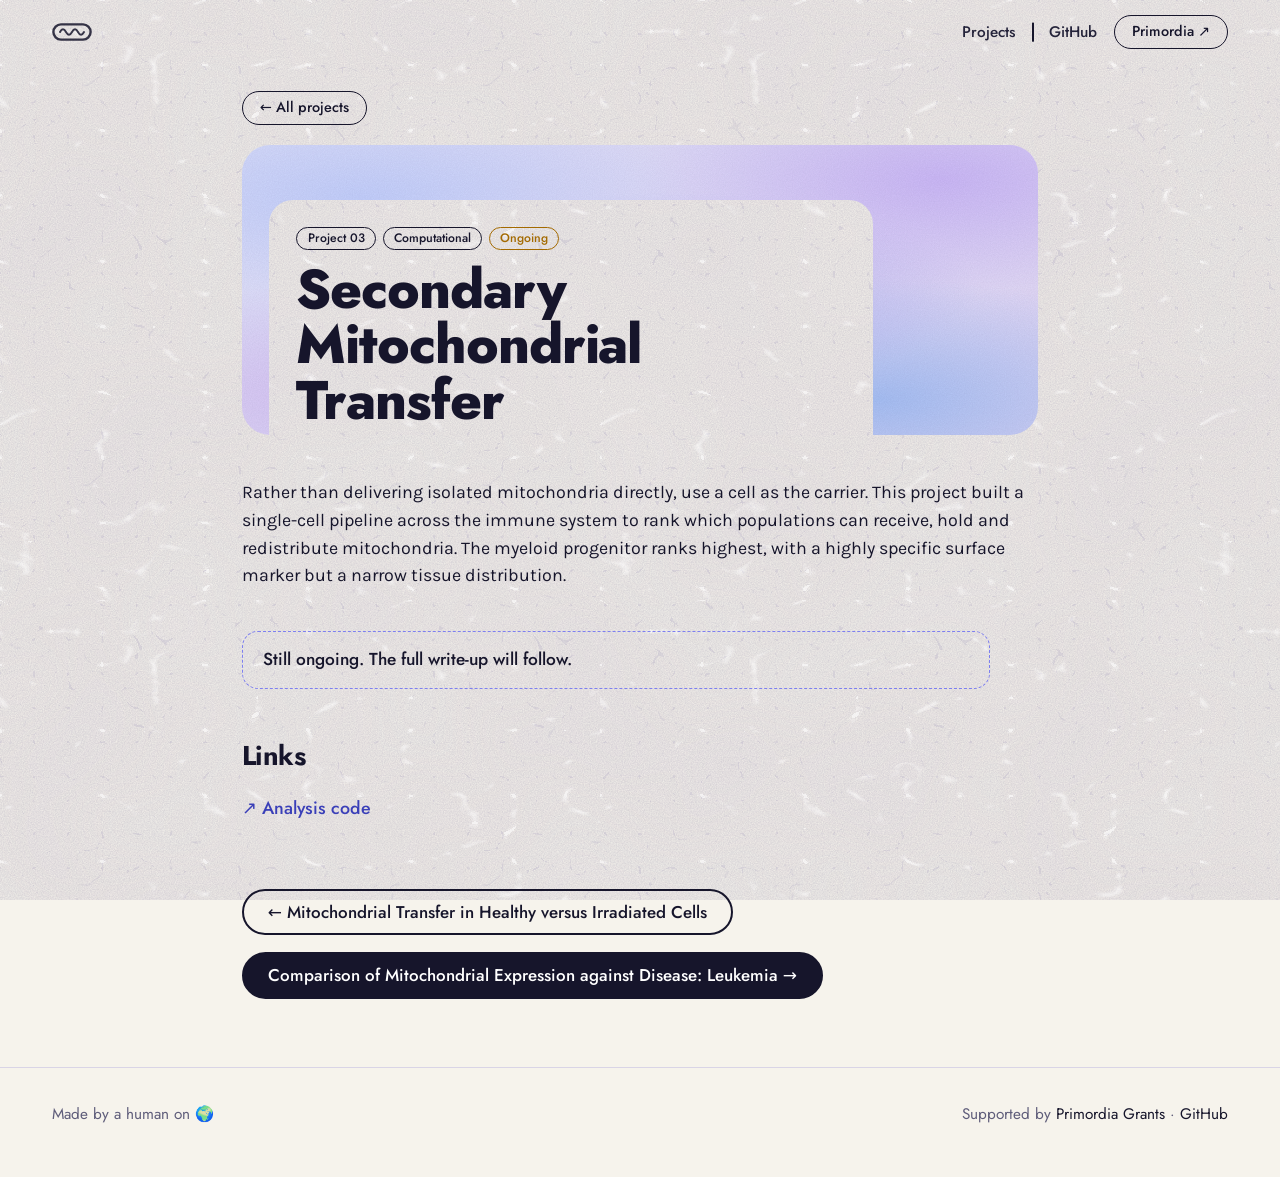
<file: projects/secondary_transfer/index.html>
<!doctype html>
<html lang="en">
<head>
  <meta charset="utf-8">
  <meta name="viewport" content="width=device-width, initial-scale=1">
  <title>Secondary Mitochondrial Transfer &middot; Mitochondria</title>
  <link rel="stylesheet" href="../../assets/css/style.css">
</head>
<body>
<header class="nav">
  <div class="wrap">
    <a class="brand" href="../../index.html" aria-label="Home"><svg viewBox="0 0 40 18" width="40" height="18" aria-hidden="true"><rect x="1.4" y="1.4" width="37.2" height="15.2" rx="7.6" fill="none" stroke="currentColor" stroke-width="2.4"/><path d="M 8,9 Q 11,3.6 14,9 T 20,9 T 26,9 T 32,9" fill="none" stroke="currentColor" stroke-width="2" stroke-linecap="round"/></svg></a>
    <nav class="nav-links">
      <a href="../../index.html#projects">Projects</a>
      <a href="https://github.com/July98293/mito">GitHub</a>
      <a class="pill small" href="https://primordiagrants.com">Primordia &#8599;</a>
    </nav>
  </div>
</header>

<main class="wrap narrow">
  <div class="back-row"><a class="pill small" href="../../index.html#projects">&larr; All projects</a></div>

  <section class="p-hero grain">
    <div class="sheet">
      <div class="tags"><span class="tag">Project 03</span><span class="tag">Computational</span><span class="tag ongoing">Ongoing</span></div>
      <h1>Secondary Mitochondrial Transfer</h1>
    </div>
  </section>

  <article class="article">
  <p class="lead">Rather than delivering isolated mitochondria directly, use a cell as the carrier. This project built a single-cell pipeline across the immune system to rank which populations can receive, hold and redistribute mitochondria. The myeloid progenitor ranks highest, with a highly specific surface marker but a narrow tissue distribution.</p>
  <p class="banner">Still ongoing. The full write-up will follow.</p>
  <h2>Links</h2>
  <ul class="links"><li><a href="https://github.com/July98293/mito">&#8599; Analysis code</a></li></ul>
  <div class="next-prev"><a class="pill" href="../healthy_vs_irradiated/">&larr; Mitochondrial Transfer in Healthy versus Irradiated Cells</a><a class="pill dark" href="../leukemia/">Comparison of Mitochondrial Expression against Disease: Leukemia &rarr;</a></div>
  </article>
</main>

<footer class="foot">
  <div class="wrap">
    <span>Made by a human on 🌍</span>
    <span>Supported by <a href="https://primordiagrants.com">Primordia Grants</a> &middot; <a href="https://github.com/July98293/mito">GitHub</a></span>
  </div>
</footer>
</body>
</html>
</file>
<file: assets/css/style.css>
/* Primordia-style: white page, heavy geometric headings, grainy pastel panels, pills */
@import url("https://fonts.googleapis.com/css2?family=Jost:wght@400;500;600;700;800&family=Karla:ital,wght@0,400;0,500;0,700;1,400&family=Caveat:wght@600&display=swap");

:root {
  color-scheme: light;
  /* rice paper */
  --paper: #f6f3ec;
  --grain: url("data:image/svg+xml;utf8,<svg xmlns='http://www.w3.org/2000/svg' width='240' height='240'><filter id='n'><feTurbulence type='fractalNoise' baseFrequency='.85' numOctaves='3' stitchTiles='stitch'/><feColorMatrix values='0 0 0 0 0.25  0 0 0 0 0.22  0 0 0 0 0.35  0 0 0 .3 0'/></filter><rect width='100%' height='100%' filter='url(%23n)'/></svg>");
  --fibers: url("data:image/svg+xml;utf8,<svg xmlns='http://www.w3.org/2000/svg' width='600' height='600'><filter id='f'><feTurbulence type='turbulence' baseFrequency='.01 .015' numOctaves='3' seed='7' stitchTiles='stitch'/><feColorMatrix values='0 0 0 0 1  0 0 0 0 1  0 0 0 0 1  -7 0 0 0 .6'/></filter><rect width='100%' height='100%' filter='url(%23f)'/></svg>");
  --fibers-dark: url("data:image/svg+xml;utf8,<svg xmlns='http://www.w3.org/2000/svg' width='400' height='400'><filter id='g'><feTurbulence type='turbulence' baseFrequency='.03' numOctaves='2' seed='11' stitchTiles='stitch'/><feColorMatrix values='0 0 0 0 0.45  0 0 0 0 0.42  0 0 0 0 0.55  -9 0 0 0 .3'/></filter><rect width='100%' height='100%' filter='url(%23g)'/></svg>");
  --mottle: url("data:image/svg+xml;utf8,<svg xmlns='http://www.w3.org/2000/svg' width='1000' height='1000'><filter id='m'><feTurbulence type='fractalNoise' baseFrequency='.006' numOctaves='2' seed='3' stitchTiles='stitch'/><feColorMatrix values='0 0 0 0 0.55  0 0 0 0 0.5  0 0 0 0 0.62  0 0 0 .12 0'/></filter><rect width='100%' height='100%' filter='url(%23m)'/></svg>");

  --ink: #16152b;
  --text: #24233a;
  --muted: #5f5d7a;
  --line: #d9d4e6;
  --peri: #7d7ff0;
  --pen: #3a3fb8;           /* blue ink, like hand-drawn illustrations */
  --done: #2c7a4b;
  --ongoing: #a36a00;
  --planned: #4d55c7;
  --radius: 28px;
  --head: "Jost", "Futura", "Montserrat", system-ui, sans-serif;
  --body: "Karla", system-ui, sans-serif;
  --hand: "Caveat", "Bradley Hand", cursive;
  /* blue / purple wash for panels */
  --pastel:
    radial-gradient(60% 50% at 15% 18%, #c3cffb 0%, transparent 70%),
    radial-gradient(55% 55% at 88% 12%, #cbb8f6 0%, transparent 70%),
    radial-gradient(50% 45% at 55% 50%, #b9b6f4 0%, transparent 75%),
    radial-gradient(60% 60% at 80% 88%, #a6bff3 0%, transparent 70%),
    radial-gradient(55% 55% at 12% 86%, #d6c3f3 0%, transparent 70%),
    linear-gradient(135deg, #dde0fa, #e1d6f5);
}

* { box-sizing: border-box; }
html { font-size: 17px; -webkit-text-size-adjust: 100%; }
/* rice-paper surface: page, nav and the cut-out sheets share one fixed texture so they line up */
body, .nav, .anim-caption, .p-hero .sheet {
  background-color: var(--paper);
  background-image: var(--fibers), var(--fibers-dark), var(--grain), var(--mottle);
  background-attachment: fixed;
}
body { margin: 0; color: var(--text); font-family: var(--body); line-height: 1.6; }
a { color: inherit; }
img { max-width: 100%; }

.wrap { max-width: 1240px; margin: 0 auto; padding: 0 32px; }
.wrap.narrow { max-width: 860px; }

/* ---------- grainy pastel surface ---------- */
.grain { position: relative; background: var(--pastel); border-radius: var(--radius); overflow: hidden; isolation: isolate; }
.grain::after {
  content: ""; position: absolute; inset: 0; background-image: var(--grain);
  opacity: .45; mix-blend-mode: multiply; pointer-events: none; z-index: 0;
}
.grain > * { position: relative; z-index: 1; }

/* ---------- nav ---------- */
.nav { position: sticky; top: 0; z-index: 50; }
.nav .wrap { display: flex; align-items: center; justify-content: space-between; height: 64px; gap: 1rem; }
.brand { display: inline-flex; align-items: center; color: var(--ink); text-decoration: none; opacity: .85; transition: opacity .15s ease; }
.brand:hover { opacity: 1; }
.nav-links { display: flex; align-items: center; font-family: var(--head); font-weight: 500; font-size: .9rem; }
.nav-links a { text-decoration: none; padding: 0 1rem; position: relative; }
.nav-links a + a:not(.pill)::before {
  content: ""; position: absolute; left: 0; top: 50%; width: 2px; height: 1.1rem; background: var(--ink); transform: translateY(-50%);
}

/* ---------- pills & buttons ---------- */
.pill {
  display: inline-flex; align-items: center; justify-content: center; gap: .4rem;
  font-family: var(--head); font-weight: 500; font-size: 1rem; text-decoration: none;
  border: 2px solid var(--ink); border-radius: 999px; padding: .45rem 1.4rem; color: var(--ink);
  background: transparent; transition: transform .15s ease, background .15s ease;
}
.pill:hover { transform: translateY(-1px); }
.pill.dark { background: var(--ink); color: #fff; }
.pill.small { font-size: .85rem; padding: .25rem 1rem; border-width: 1.5px; }
.cta { display: flex; flex-wrap: wrap; gap: 1rem 1.25rem; margin: 1.8rem 0 0; }
.cta > div { display: flex; flex-direction: column; align-items: center; gap: .35rem; }
.cta small { font-family: var(--head); font-weight: 500; font-size: .75rem; color: var(--muted); }

.tag {
  display: inline-block; font-family: var(--head); font-weight: 500; font-size: .72rem;
  border: 1px solid var(--ink); border-radius: 999px; padding: .05rem .6rem; background: transparent; color: var(--ink); white-space: nowrap;
}
.tag.done { border-color: var(--done); color: var(--done); }
.tag.ongoing { border-color: var(--ongoing); color: var(--ongoing); }
.tag.planned { border-color: var(--planned); color: var(--planned); }

/* ---------- type ---------- */
h1, h2, h3 { font-family: var(--head); color: var(--ink); letter-spacing: -.02em; }
.hello { font-weight: 800; font-size: clamp(2.3rem, 4.7vw, 3.5rem); line-height: 1.02; margin: 0 0 1rem; letter-spacing: -.03em; max-width: 16ch; }
.lede { font-family: var(--head); font-weight: 500; font-size: clamp(1.35rem, 2.4vw, 1.85rem); line-height: 1.25; color: var(--ink); margin: 0 0 1.2rem; letter-spacing: -.01em; }
.intro p { font-size: 1.08rem; max-width: 34rem; }
h2.big { font-weight: 800; font-size: clamp(2rem, 4vw, 2.8rem); line-height: 1.05; margin: 0 0 1.4rem; }
.note { font-family: var(--hand); color: var(--pen); font-size: 1.45rem; line-height: 1.15; display: block; margin: .2rem 0 1.2rem; transform: rotate(-1.5deg); }

/* ---------- homepage grid ---------- */
.home {
  display: grid; gap: 3rem 4rem; padding: 3rem 0 4rem;
  grid-template-columns: minmax(0, 1fr) minmax(340px, .85fr);
  grid-template-areas: "intro anim" "why anim" "list anim";
}
.intro { grid-area: intro; padding-top: 2rem; }
.list { grid-area: list; }
.anim-col { grid-area: anim; }
.anim-panel { position: sticky; top: 84px; height: calc(100vh - 110px); min-height: 520px; max-height: 860px; }
.anim-panel canvas { position: absolute; inset: 0; width: 100%; height: 100%; display: block; }
.anim-caption {
  position: absolute !important; left: 0; bottom: 0; z-index: 2 !important;
  border-top-right-radius: var(--radius); padding: 1rem 1.3rem .9rem 1.1rem; max-width: 80%;
  font-size: .9rem; line-height: 1.4; color: var(--text);
}
.anim-caption b { font-family: var(--head); font-weight: 600; color: var(--ink); display: block; font-size: .95rem; margin-bottom: .1rem; }

/* ---------- project cards (collapsible) ---------- */
.cards { display: flex; flex-direction: column; gap: .9rem; }
.card { border: 1.5px solid var(--line); border-radius: 22px; background: rgba(255,255,255,.28); transition: border-color .2s ease, box-shadow .2s ease; }
.card:hover { border-color: #b9b2d6; }
.card[open] { border-color: transparent; background: var(--pastel); box-shadow: 0 1px 0 rgba(0,0,0,.02); }
.card summary {
  list-style: none; cursor: pointer; display: grid; grid-template-columns: auto 1fr auto; gap: .2rem 1rem;
  align-items: center; padding: 1.05rem 1.2rem;
}
.card summary::-webkit-details-marker { display: none; }
.card .num { font-family: var(--head); font-weight: 700; font-size: .95rem; color: var(--muted); grid-row: span 2; align-self: start; padding-top: .15rem; }
.card .ttl { font-family: var(--head); font-weight: 600; font-size: 1.18rem; line-height: 1.25; color: var(--ink); }
.card .tags { display: flex; flex-wrap: wrap; gap: .35rem; grid-column: 2; }
.card .plus {
  grid-row: 1 / span 2; grid-column: 3; width: 34px; height: 34px; border-radius: 50%; border: 1.5px solid var(--ink);
  display: grid; place-items: center; font-family: var(--head); font-size: 1.2rem; line-height: 1; background: transparent;
  transition: transform .25s ease;
}
.card[open] .plus { transform: rotate(45deg); }
.card .inner { padding: 0 1.2rem 1.2rem calc(1.2rem + 2.1rem); }
.card .inner p { margin: 0 0 1rem; max-width: 36rem; }


/* ---------- project pages ---------- */
.back-row { padding: 1.6rem 0 1.2rem; }
.p-hero { padding: 3.2rem 2rem 0; margin-bottom: 2.6rem; }
.p-hero .sheet { border-radius: 24px 24px 0 0; padding: 1.6rem 1.6rem .4rem; margin-left: -.4rem; margin-right: 18%; }
.p-hero h1 { font-weight: 800; font-size: clamp(2rem, 4.6vw, 3.2rem); line-height: 1.02; margin: .7rem 0 0; }
.p-hero .tags { display: flex; flex-wrap: wrap; gap: .4rem; }
.lead { font-size: 1.2rem; line-height: 1.55; color: var(--ink); margin: 0 0 2.4rem; }
.article h2 { font-weight: 700; font-size: 1.6rem; margin: 2.6rem 0 .8rem; }
.article h3 { font-weight: 600; font-size: 1.2rem; margin: 1.8rem 0 .5rem; }
.article p, .article li { font-size: 1.05rem; }
.article ul, .article ol { padding-left: 1.3rem; }
.article li { margin-bottom: .4rem; }

.table-wrap { overflow-x: auto; margin: 1.6rem 0; border: 1.5px solid var(--line); border-radius: 20px; }
table { border-collapse: collapse; width: 100%; font-size: .95rem; }
table caption { caption-side: top; text-align: left; font-family: var(--head); font-weight: 600; color: var(--ink); padding: 1rem 1.1rem .4rem; }
th, td { padding: .65rem 1.1rem; text-align: left; vertical-align: top; border-top: 1px solid var(--line); }
th { font-family: var(--head); font-weight: 600; color: var(--ink); font-size: .85rem; text-transform: uppercase; letter-spacing: .03em; }
td.num, th.num { text-align: right; font-variant-numeric: tabular-nums; }

figure { margin: 1.8rem 0; }
.fig-placeholder { min-height: 220px; display: grid; place-items: center; text-align: center; padding: 1.5rem; }
.fig-placeholder span { background: var(--paper); border-radius: 999px; padding: .35rem 1rem; font-family: var(--head); font-size: .8rem; color: var(--muted); }
figcaption { font-size: .92rem; color: var(--muted); margin-top: .6rem; }
figcaption b { font-family: var(--head); font-weight: 600; color: var(--ink); }

.timeline { list-style: none; padding: 0 !important; margin: 1rem 0 1.6rem; border-left: 2px solid var(--ink); }
.timeline li { padding-left: 1.3rem; position: relative; margin-bottom: 1rem; }
.timeline li::before { content: ""; position: absolute; left: -7px; top: .45rem; width: 12px; height: 12px; border-radius: 50%; background: var(--peri); border: 2px solid var(--ink); }
.timeline .when { font-family: var(--head); font-weight: 600; font-size: .85rem; color: var(--ink); display: block; text-transform: uppercase; letter-spacing: .04em; }

.links { list-style: none; padding: 0 !important; display: flex; flex-direction: column; gap: .6rem; }
.links a { text-decoration: none; font-family: var(--head); font-weight: 500; }
.links a:hover { text-decoration: underline; }
.article a:not(.pill) { color: var(--pen); text-decoration-thickness: 1px; text-underline-offset: 2px; }

.next-prev { display: flex; justify-content: space-between; gap: 1rem; flex-wrap: wrap; margin-top: 3.5rem; }

/* ---------- footer ---------- */
.foot { margin-top: 4rem; padding: 2rem 0 3rem; border-top: 1.5px solid var(--line); font-family: var(--head); font-size: .9rem; color: var(--muted); }
.foot .wrap { display: flex; justify-content: space-between; flex-wrap: wrap; gap: .6rem 1.4rem; }
.foot a { text-decoration: none; color: var(--ink); }

/* ---------- phone: text on top, animation below ---------- */
@media (max-width: 900px) {
  .wrap { padding: 0 16px; }
  .home { grid-template-columns: minmax(0, 1fr); grid-template-areas: "intro" "anim" "why" "list"; gap: 2rem; padding-top: 1.5rem; }
  .intro { padding-top: 0; }
  .anim-panel { position: relative; top: 0; height: 420px; min-height: 0; }
  .nav-links a:not(.pill) { display: none; }
  .p-hero { padding: 2.2rem 1rem 0; }
  .p-hero .sheet { margin-right: 0; }
  .card .inner { padding-left: 1.2rem; }
}
@media (max-width: 420px) {
  .card summary { grid-template-columns: 1fr auto; }
  .card .num { display: none; }
  .card .tags { grid-column: 1; }
  .card .plus { grid-column: 2; }
}

/* ---------- quote ---------- */
.quote { margin: 1.4rem 0 0; padding: .2rem 0 .2rem 1.1rem; border-left: 3px solid var(--peri); max-width: 34rem; }
.quote p { font-family: var(--head); font-weight: 500; font-size: 1.12rem; line-height: 1.4; color: var(--ink); margin: 0 0 .4rem; }
.quote cite { font-style: normal; font-size: .88rem; color: var(--muted); }

/* ---------- project figures ---------- */
.article figure img {
  display: block; width: 100%; height: auto;
  border: 1.5px solid var(--line); border-radius: 18px; background: var(--paper);
}
.article figcaption { max-width: 44rem; }
.article ol, .article ul { max-width: 44rem; }
.article .lead + h2 { margin-top: 2rem; }

/* a static photograph sits on the paper, unlike the drawn figures */
.article figure img.photo {
  background: #fff; padding: 0; width: auto; max-width: 480px; max-height: 440px; margin-inline: auto;
}
.article figure:has(img.photo) figcaption { max-width: 480px; margin-inline: auto; }

/* ---------- in-progress banner ---------- */
.article .banner {
  font-family: var(--head); font-weight: 500; font-size: 1.02rem; color: var(--ink);
  border: 1.5px dashed var(--peri); border-radius: 16px; padding: .85rem 1.2rem;
  margin: 1.8rem 0; max-width: 44rem;
}

/* ---------- lab photo gallery: four squares per row ---------- */
.gallery {
  display: grid; grid-template-columns: repeat(4, 1fr); gap: .6rem;
  margin: 1.6rem 0 .7rem;
}
.gallery figure { margin: 0; }
.gallery img {
  display: block; width: 100%; aspect-ratio: 1 / 1; object-fit: cover; object-position: center 38%;
  border-radius: 12px; border: 1.5px solid var(--line); background: var(--paper);
}
.gallery-cap { font-size: .92rem; color: var(--muted); max-width: 44rem; }
@media (max-width: 760px) { .gallery { grid-template-columns: repeat(2, 1fr); } }
</file>
